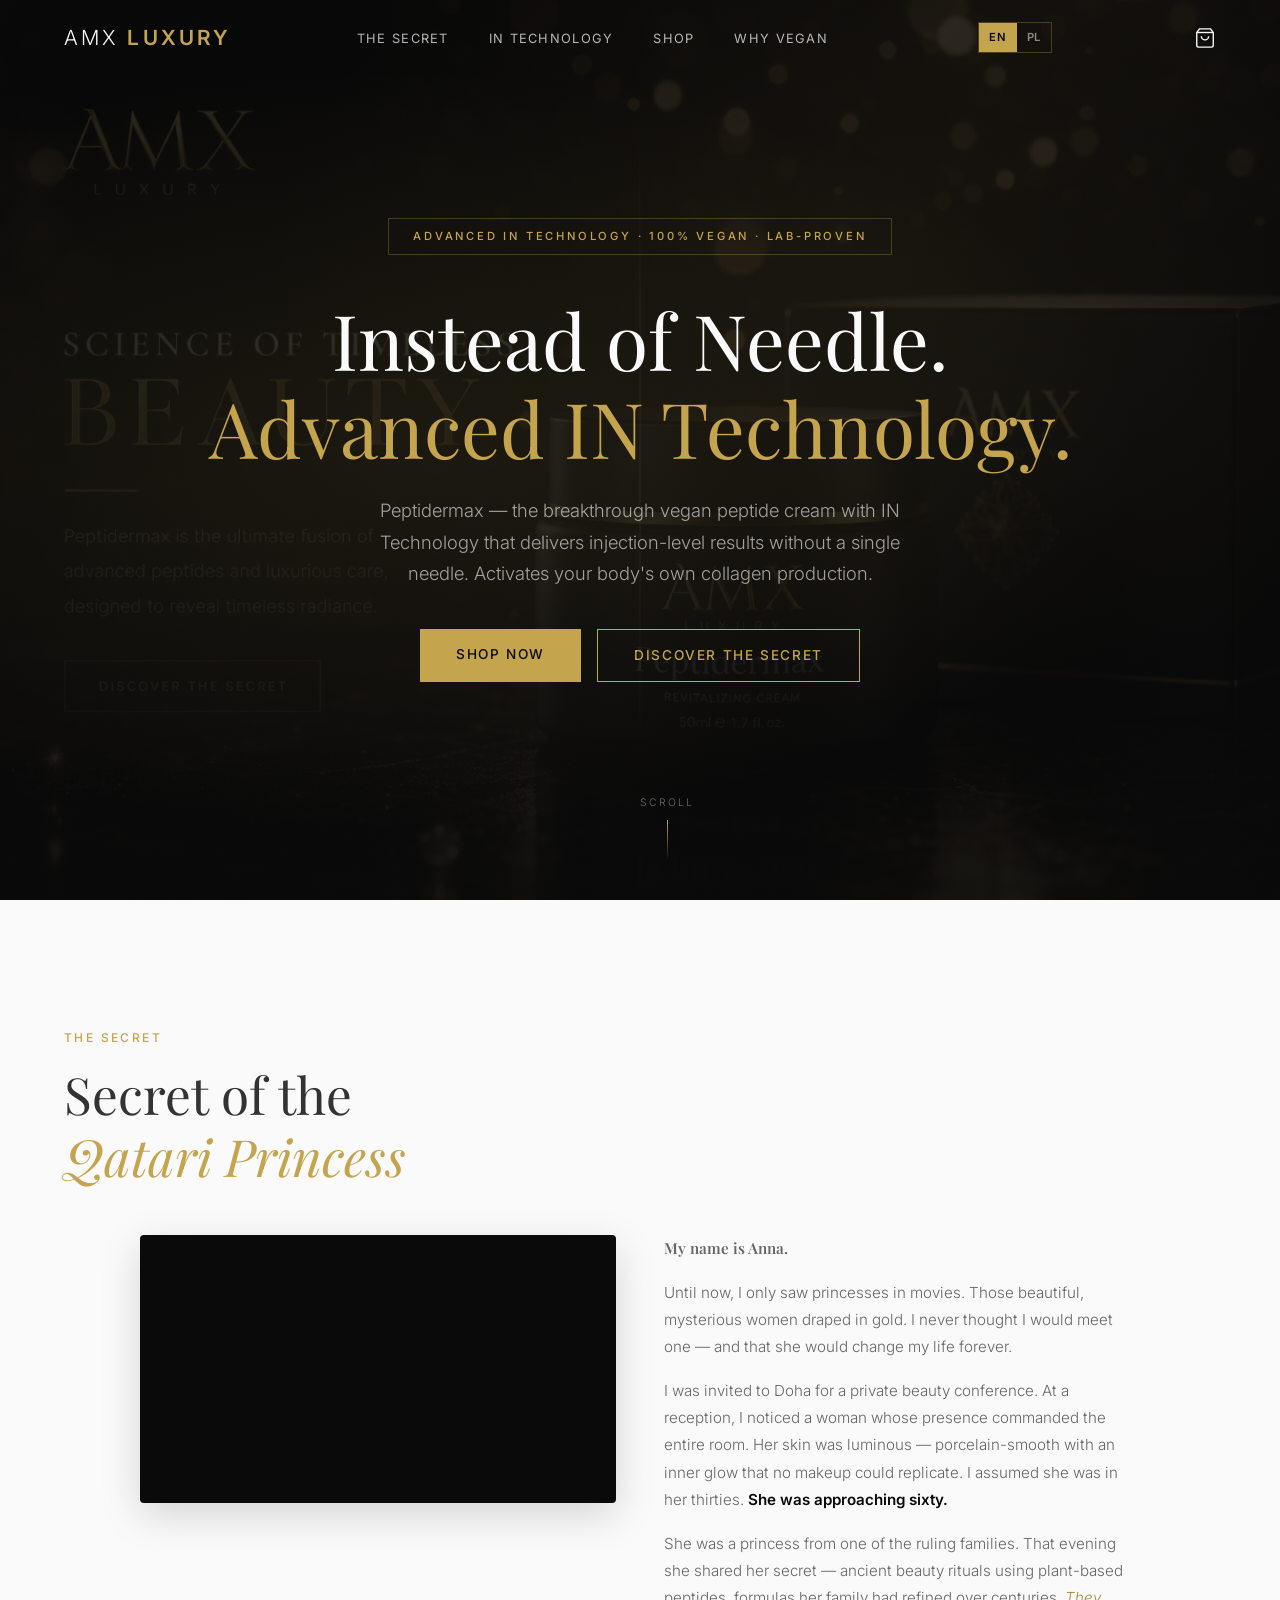
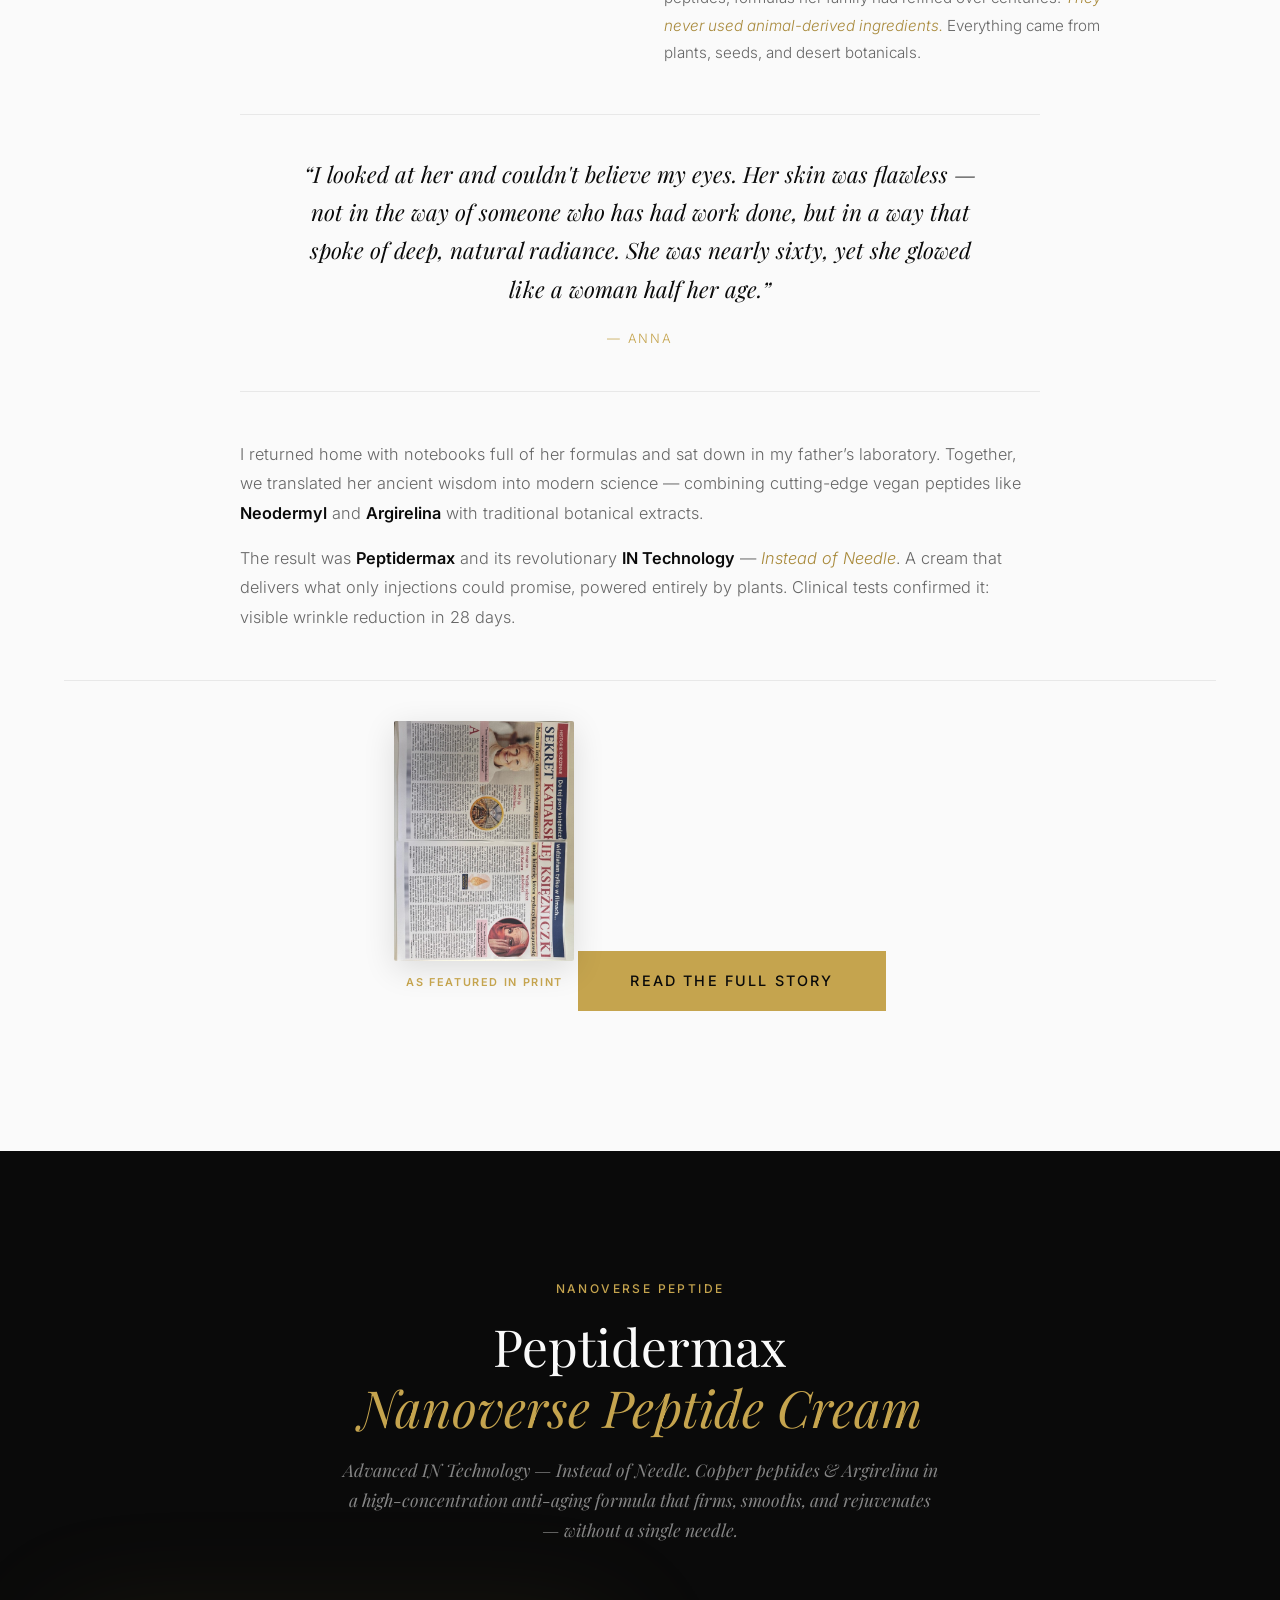
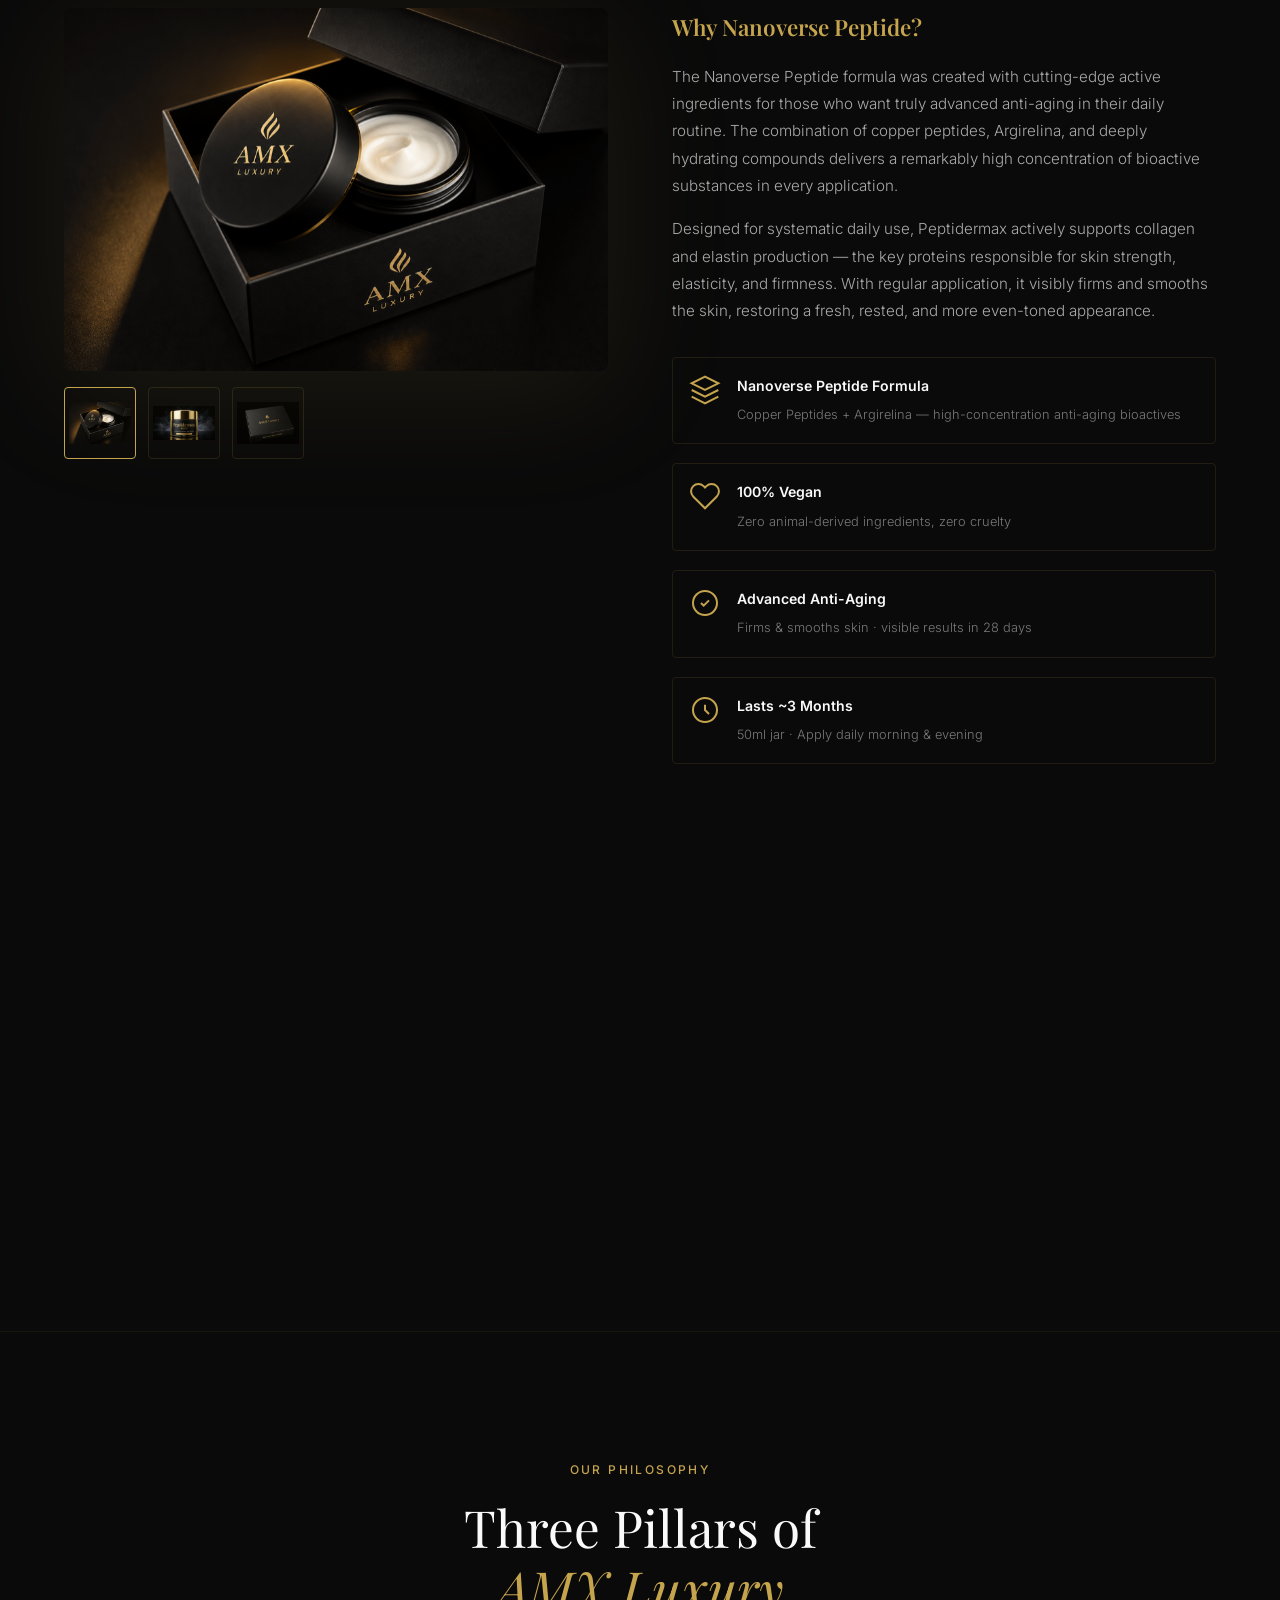
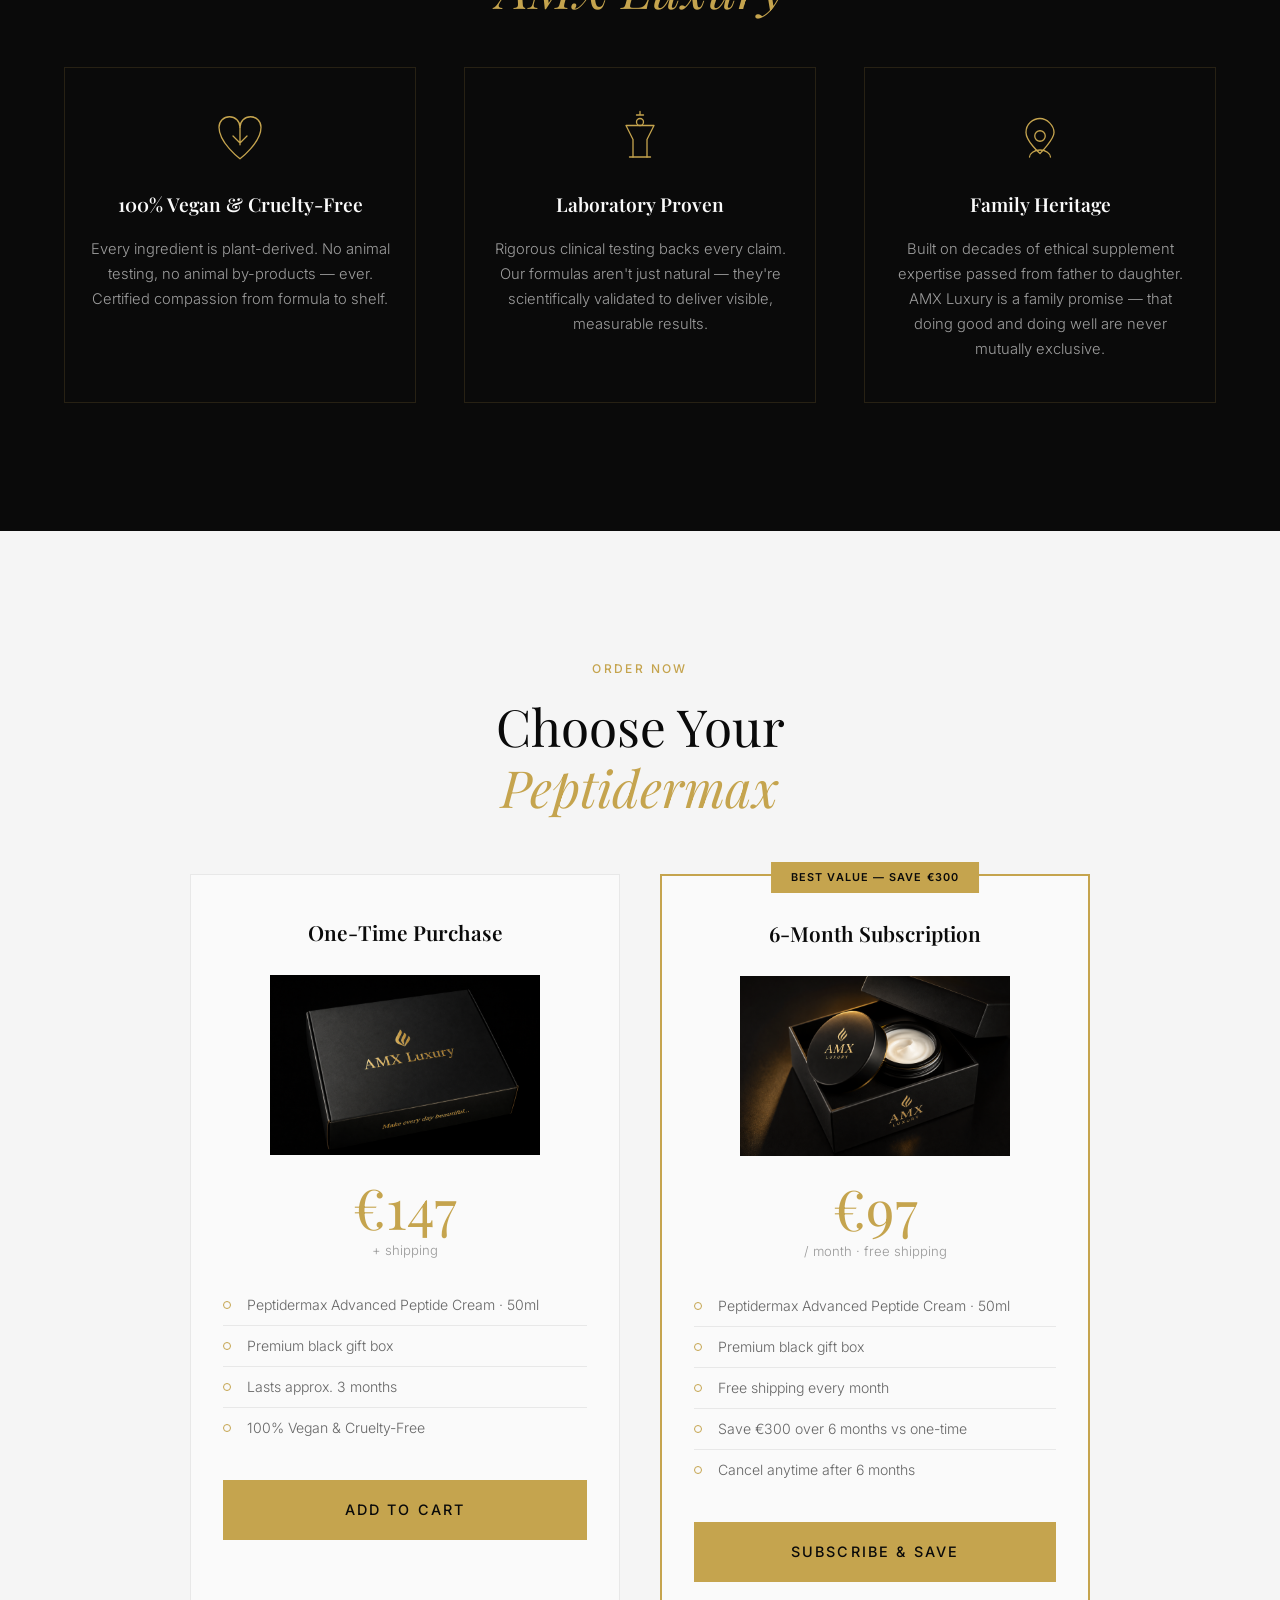
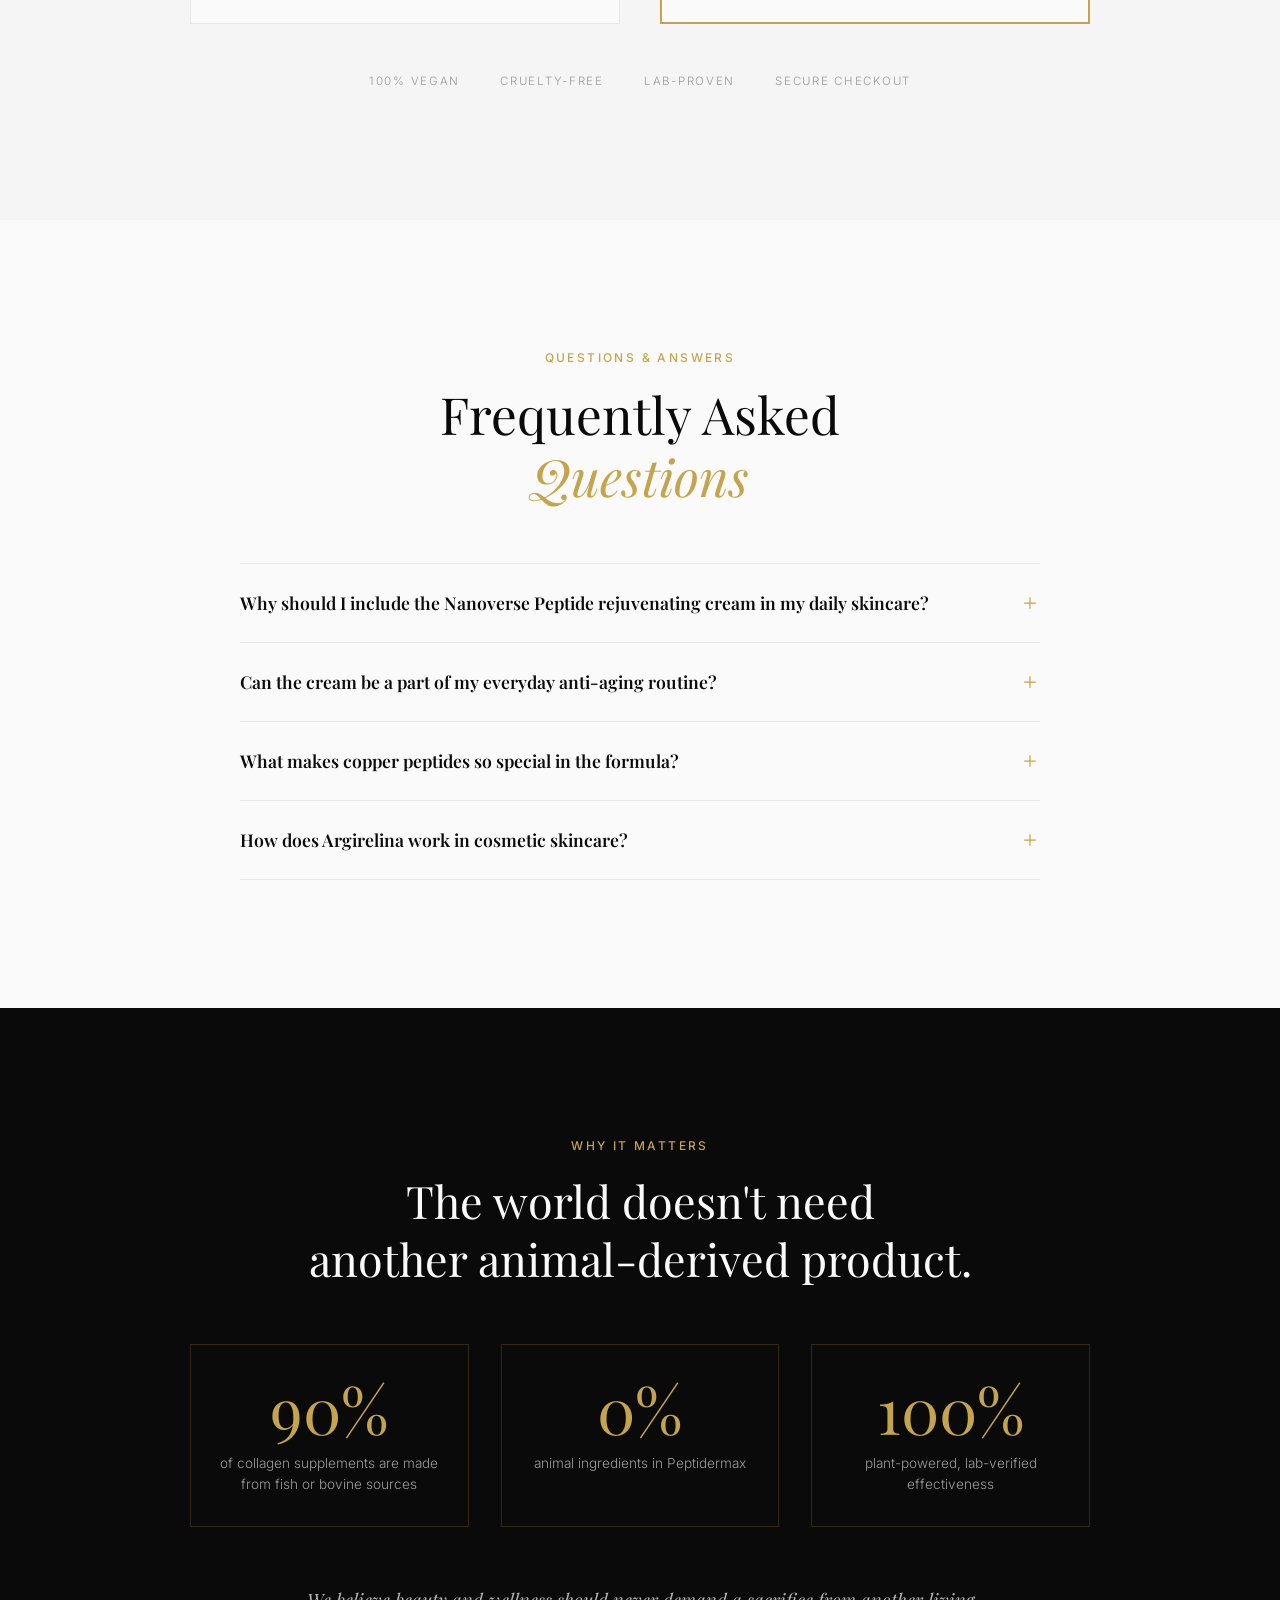
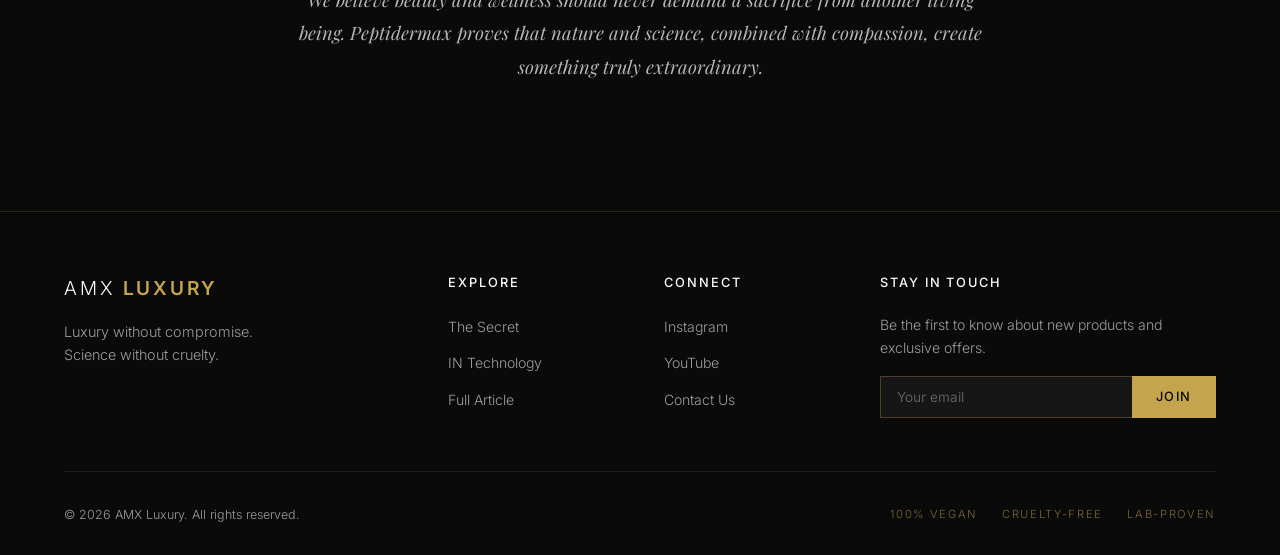
<file: index.html>
<!DOCTYPE html>
<html lang="en">
<head>
  <meta charset="UTF-8">
  <meta name="viewport" content="width=device-width, initial-scale=1.0">
  <title>AMX Luxury — Peptidermax | Advanced IN Technology — Instead of Needle</title>
  <meta name="description" content="Peptidermax with Advanced IN Technology: Instead of Needle. Lab-proven vegan peptide cream that delivers injection-level results. 100% plant power, 0% suffering.">

  <link rel="icon" type="image/png" sizes="32x32" href="images/favicon-32.png">
  <link rel="icon" type="image/png" sizes="180x180" href="images/favicon.png">
  <link rel="apple-touch-icon" sizes="180x180" href="images/favicon.png">

  <meta property="og:type" content="website">
  <meta property="og:title" content="AMX Luxury — Peptidermax | IN Technology — Instead of Needle">
  <meta property="og:description" content="Advanced IN Technology: Instead of Needle. 100% plant-powered peptide cream — born from a royal secret, perfected by science.">
  <meta property="og:image" content="https://science108.github.io/amx_cream/images/og-image.jpg">
  <meta property="og:image:type" content="image/jpeg">
  <meta property="og:image:width" content="1200">
  <meta property="og:image:height" content="630">
  <meta property="og:url" content="https://science108.github.io/amx_cream/">
  <meta property="og:site_name" content="AMX Luxury">

  <meta name="twitter:card" content="summary_large_image">
  <meta name="twitter:title" content="AMX Luxury — Peptidermax | IN Technology — Instead of Needle">
  <meta name="twitter:description" content="Advanced IN Technology: Instead of Needle. 100% plant-powered peptide cream.">
  <meta name="twitter:image" content="https://science108.github.io/amx_cream/images/og-image.jpg">

  <link rel="preconnect" href="https://fonts.googleapis.com">
  <link rel="preconnect" href="https://fonts.gstatic.com" crossorigin>
  <link href="https://fonts.googleapis.com/css2?family=Playfair+Display:ital,wght@0,400;0,600;0,700;1,400;1,600&family=Inter:wght@300;400;500;600&display=swap" rel="stylesheet">
  <link rel="stylesheet" href="css/style.css">
  <link rel="stylesheet" href="css/animations.css">
  <link rel="stylesheet" href="css/article.css">
  <link rel="stylesheet" href="css/cart.css">
</head>
<body>

  <!-- ========== NAVIGATION ========== -->
  <nav class="nav" id="nav">
    <div class="nav__inner">
      <a href="#hero" class="nav__logo">AMX <span>Luxury</span></a>
      <button class="nav__toggle" id="navToggle" aria-label="Toggle menu">
        <span></span><span></span><span></span>
      </button>
      <ul class="nav__links" id="navLinks">
        <li><a href="#story" data-i18n="nav.story">The Secret</a></li>
        <li><a href="#product" data-i18n="nav.product">IN Technology</a></li>
        <li><a href="#buy" data-i18n="nav.buy">Shop</a></li>
        <li><a href="#vegan" data-i18n="nav.vegan">Why Vegan</a></li>
      </ul>
      <div class="lang-switch">
        <button class="lang-switch__btn lang-switch__btn--active" data-lang="en">EN</button>
        <button class="lang-switch__btn" data-lang="pl">PL</button>
      </div>
      <button class="nav__cart-btn" aria-label="Cart">
        <svg viewBox="0 0 24 24" fill="none" stroke="currentColor" stroke-width="1.5"><path d="M6 2L3 6v14a2 2 0 0 0 2 2h14a2 2 0 0 0 2-2V6l-3-4z"/><line x1="3" y1="6" x2="21" y2="6"/><path d="M16 10a4 4 0 0 1-8 0"/></svg>
        <span class="nav__cart-count">0</span>
      </button>
    </div>
  </nav>

  <!-- ========== HERO ========== -->
  <section class="hero" id="hero">
    <div class="hero__bg">
      <img src="images/hero-banner.png" alt="Peptidermax cream in luxury black box" class="hero__bg-img">
    </div>
    <div class="hero__content reveal">
      <div class="hero__badge" data-i18n="hero.badge">Advanced IN Technology &middot; 100% Vegan &middot; Lab-Proven</div>
      <h1 class="hero__title">
        <span class="hero__title-line" data-i18n="hero.title1">Instead of Needle.</span>
        <span class="hero__title-line" data-i18n="hero.title2">Advanced IN Technology.</span>
      </h1>
      <p class="hero__subtitle" data-i18n="hero.subtitle">Peptidermax &mdash; the breakthrough vegan peptide cream with IN Technology that delivers injection-level results without a single needle. Activates your body's own collagen production.</p>
      <div class="hero__cta-group">
        <a href="#buy" class="btn btn--gold" data-i18n="hero.cta">Shop Now</a>
        <a href="#story" class="btn btn--outline" data-i18n="hero.cta2">Discover the Secret</a>
      </div>
    </div>
    <div class="hero__scroll">
      <span data-i18n="hero.scroll">Scroll</span>
      <div class="hero__scroll-line"></div>
    </div>
  </section>

  <!-- ========== THE SECRET — STORYTELLING ========== -->
  <section class="story" id="story">
    <div class="container">
      <div class="section-label reveal" data-i18n="story.label">The Secret</div>
      <h2 class="section-title reveal" data-i18n="story.title">Secret of the<br><em>Qatari Princess</em></h2>

      <div class="story__intro reveal">
        <div class="story__video">
          <div class="story__video-wrapper">
            <iframe
              src="https://www.youtube.com/embed/h8e0dtR2c5E"
              title="Anna — Secret of the Qatari Princess"
              frameborder="0"
              allow="accelerometer; autoplay; clipboard-write; encrypted-media; gyroscope; picture-in-picture"
              allowfullscreen
            ></iframe>
          </div>
        </div>
        <div class="story__intro-text">
          <p class="story__greeting" data-i18n="story.greeting">My name is Anna.</p>
          <p data-i18n="story.intro.p1">Until now, I only saw princesses in movies. Those beautiful, mysterious women draped in gold. I never thought I would meet one &mdash; and that she would change my life forever.</p>
          <p data-i18n="story.intro.p2">I was invited to Doha for a private beauty conference. At a reception, I noticed a woman whose presence commanded the entire room. Her skin was luminous &mdash; porcelain-smooth with an inner glow that no makeup could replicate. I assumed she was in her thirties. <strong>She was approaching sixty.</strong></p>
          <p data-i18n="story.intro.p3">She was a princess from one of the ruling families. That evening she shared her secret &mdash; ancient beauty rituals using plant-based peptides, formulas her family had refined over centuries. <em>They never used animal-derived ingredients.</em> Everything came from plants, seeds, and desert botanicals.</p>
        </div>
      </div>

      <div class="story__quote reveal">
        <blockquote data-i18n="story.quote1">&ldquo;I looked at her and couldn&rsquo;t believe my eyes. Her skin was flawless &mdash; not in the way of someone who has had work done, but in a way that spoke of deep, natural radiance. She was nearly sixty, yet she glowed like a woman half her age.&rdquo;</blockquote>
        <cite>&mdash; Anna</cite>
      </div>

      <div class="story__teaser reveal">
        <p data-i18n="story.teaser.p1">I returned home with notebooks full of her formulas and sat down in my father&rsquo;s laboratory. Together, we translated her ancient wisdom into modern science &mdash; combining cutting-edge vegan peptides like <strong>Neodermyl</strong> and <strong>Argirelina</strong> with traditional botanical extracts.</p>
        <p data-i18n="story.teaser.p2">The result was <strong>Peptidermax</strong> and its revolutionary <strong>IN Technology</strong> &mdash; <em>Instead of Needle</em>. A cream that delivers what only injections could promise, powered entirely by plants. Clinical tests confirmed it: visible wrinkle reduction in 28 days.</p>
      </div>

      <div class="story__cta reveal">
        <a href="articles/sekret-katarskiej-ksiezniczki.html" class="story__scan-link">
          <img src="images/magazine-scan.png" alt="Magazine article" class="story__scan-img">
          <span class="story__scan-badge" data-i18n="story.scan.badge">As Featured In Print</span>
        </a>
        <a href="articles/sekret-katarskiej-ksiezniczki.html" class="btn btn--gold btn--lg" data-i18n="story.cta">Read the Full Story</a>
      </div>
    </div>
  </section>

  <!-- ========== THE PRODUCT ========== -->
  <section class="product" id="product">
    <div class="container">
      <div class="product__header reveal">
        <div class="section-label" data-i18n="product.label">Nanoverse Peptide</div>
        <h2 class="section-title" data-i18n="product.title">Peptidermax<br><em>Nanoverse Peptide Cream</em></h2>
        <p class="product__subtitle" data-i18n="product.subtitle">Advanced IN Technology &mdash; Instead of Needle. Copper peptides &amp; Argirelina in a high-concentration anti-aging formula that firms, smooths, and rejuvenates &mdash; without a single needle.</p>
      </div>

      <div class="product__showcase">
        <div class="product__images reveal">
          <img src="images/hero-product.png" alt="Peptidermax cream in luxury box" class="product__main-img">
          <div class="product__thumbs">
            <img src="images/hero-product.png" alt="Product in box" class="product__thumb product__thumb--active" onclick="switchProductImage(this, 'images/hero-product.png')">
            <img src="images/peptidermax-cream.png" alt="Cream jar" class="product__thumb" onclick="switchProductImage(this, 'images/peptidermax-cream.png')">
            <img src="images/product-box.png" alt="Black gift box" class="product__thumb" onclick="switchProductImage(this, 'images/product-box.png')">
          </div>
        </div>

        <div class="product__details reveal">
          <div class="product__detail-block">
            <h3 data-i18n="product.why.title">Why Nanoverse Peptide?</h3>
            <p data-i18n="product.why.p1">The Nanoverse Peptide formula was created with cutting-edge active ingredients for those who want truly advanced anti-aging in their daily routine. The combination of copper peptides, Argirelina, and deeply hydrating compounds delivers a remarkably high concentration of bioactive substances in every application.</p>
            <p data-i18n="product.why.p2">Designed for systematic daily use, Peptidermax actively supports collagen and elastin production &mdash; the key proteins responsible for skin strength, elasticity, and firmness. With regular application, it visibly firms and smooths the skin, restoring a fresh, rested, and more even-toned appearance.</p>
          </div>

          <div class="product__benefits">
            <div class="product__benefit">
              <div class="product__benefit-icon">
                <svg viewBox="0 0 24 24" fill="none" stroke="currentColor" stroke-width="1.5"><path d="M12 2L2 7l10 5 10-5-10-5zM2 17l10 5 10-5M2 12l10 5 10-5"/></svg>
              </div>
              <div>
                <strong data-i18n="product.b1.title">Nanoverse Peptide Formula</strong>
                <span data-i18n="product.b1.text">Copper Peptides + Argirelina &mdash; high-concentration anti-aging bioactives</span>
              </div>
            </div>
            <div class="product__benefit">
              <div class="product__benefit-icon">
                <svg viewBox="0 0 24 24" fill="none" stroke="currentColor" stroke-width="1.5"><path d="M20.84 4.61a5.5 5.5 0 0 0-7.78 0L12 5.67l-1.06-1.06a5.5 5.5 0 0 0-7.78 7.78l1.06 1.06L12 21.23l7.78-7.78 1.06-1.06a5.5 5.5 0 0 0 0-7.78z"/></svg>
              </div>
              <div>
                <strong data-i18n="product.b2.title">100% Vegan</strong>
                <span data-i18n="product.b2.text">Zero animal-derived ingredients, zero cruelty</span>
              </div>
            </div>
            <div class="product__benefit">
              <div class="product__benefit-icon">
                <svg viewBox="0 0 24 24" fill="none" stroke="currentColor" stroke-width="1.5"><path d="M9 12l2 2 4-4m6 2a9 9 0 11-18 0 9 9 0 0118 0z"/></svg>
              </div>
              <div>
                <strong data-i18n="product.b3.title">Advanced Anti-Aging</strong>
                <span data-i18n="product.b3.text">Firms &amp; smooths skin &middot; visible results in 28 days</span>
              </div>
            </div>
            <div class="product__benefit">
              <div class="product__benefit-icon">
                <svg viewBox="0 0 24 24" fill="none" stroke="currentColor" stroke-width="1.5"><path d="M12 8v4l3 3m6-3a9 9 0 11-18 0 9 9 0 0118 0z"/></svg>
              </div>
              <div>
                <strong data-i18n="product.b4.title">Lasts ~3 Months</strong>
                <span data-i18n="product.b4.text">50ml jar &middot; Apply daily morning &amp; evening</span>
              </div>
            </div>
          </div>
        </div>
      </div>

      <!-- Ingredients -->
      <div class="product__ingredients reveal">
        <h3 class="product__ing-title" data-i18n="product.ing.title">Key Active Ingredients</h3>
        <div class="product__ing-grid">
          <div class="product__ing-card">
            <h4 data-i18n="product.ing.copper.title">Copper Peptides</h4>
            <p data-i18n="product.ing.copper">A prized active in modern anti-aging cosmetics. Copper peptides support daily skin care by helping maintain a fresh, rested, and more even appearance with systematic use. The foundation of our Nanoverse Peptide formula.</p>
          </div>
          <div class="product__ing-card">
            <h4>Argirelina&reg;</h4>
            <p data-i18n="product.ing.argi">Often called the &ldquo;cosmetic botox&rdquo; &mdash; Acetyl Hexapeptide-8 is one of the most popular anti-aging peptides in modern skincare. It supports skin care by reducing visible signs of fatigue, smoothing expression lines, and giving the skin a more refined, well-groomed look in your daily routine.</p>
          </div>
          <div class="product__ing-card">
            <h4>Neodermyl&reg;</h4>
            <p data-i18n="product.ing.neo">The core of our IN Technology &mdash; a bioactive peptide that stimulates collagen and elastin production. Delivers injection-level rejuvenation results without a single needle.</p>
          </div>
        </div>
      </div>
    </div>
  </section>

  <!-- ========== VALUES ========== -->
  <section class="values" id="values">
    <div class="container">
      <div class="section-label reveal" data-i18n="values.label">Our Philosophy</div>
      <h2 class="section-title reveal" data-i18n="values.title">Three Pillars of<br><em>AMX Luxury</em></h2>

      <div class="values__grid">
        <div class="values__card reveal">
          <div class="values__icon">
            <svg viewBox="0 0 64 64" fill="none" stroke="currentColor" stroke-width="1.5" stroke-linecap="round" stroke-linejoin="round">
              <path d="M32 58S8 40 8 22a12 12 0 0 1 24 0 12 12 0 0 1 24 0c0 18-24 36-24 36Z"/>
              <path d="M32 22v20M24 32l8 8 8-8"/>
            </svg>
          </div>
          <h3 data-i18n="values.v1.title">100% Vegan &amp; Cruelty-Free</h3>
          <p data-i18n="values.v1.text">Every ingredient is plant-derived. No animal testing, no animal by-products — ever. Certified compassion from formula to shelf.</p>
        </div>

        <div class="values__card reveal">
          <div class="values__icon">
            <svg viewBox="0 0 64 64" fill="none" stroke="currentColor" stroke-width="1.5" stroke-linecap="round" stroke-linejoin="round">
              <path d="M24 56V36l-8-16h32l-8 16v20"/>
              <path d="M20 56h24"/>
              <circle cx="32" cy="16" r="4"/>
              <path d="M28 8h8M32 4v4"/>
            </svg>
          </div>
          <h3 data-i18n="values.v2.title">Laboratory Proven</h3>
          <p data-i18n="values.v2.text">Rigorous clinical testing backs every claim. Our formulas aren't just natural — they're scientifically validated to deliver visible, measurable results.</p>
        </div>

        <div class="values__card reveal">
          <div class="values__icon">
            <svg viewBox="0 0 64 64" fill="none" stroke="currentColor" stroke-width="1.5" stroke-linecap="round" stroke-linejoin="round">
              <path d="M32 12c-8 0-16 6-16 16s16 24 16 24 16-16 16-24-8-16-16-16Z"/>
              <path d="M20 56c0-4 5.4-8 12-8s12 4 12 8"/>
              <circle cx="32" cy="32" r="6"/>
            </svg>
          </div>
          <h3 data-i18n="values.v3.title">Family Heritage</h3>
          <p data-i18n="values.v3.text">Built on decades of ethical supplement expertise passed from father to daughter. AMX Luxury is a family promise — that doing good and doing well are never mutually exclusive.</p>
        </div>
      </div>
    </div>
  </section>

  <!-- ========== BUY / PRICING ========== -->
  <section class="buy" id="buy">
    <div class="container">
      <div class="buy__header reveal">
        <div class="section-label" data-i18n="buy.label">Order Now</div>
        <h2 class="section-title" data-i18n="buy.title">Choose Your<br><em>Peptidermax</em></h2>
      </div>

      <div class="buy__grid">
        <!-- One-time -->
        <div class="buy__card reveal">
          <div class="buy__card-header">
            <h3 data-i18n="buy.onetime.title">One-Time Purchase</h3>
          </div>
          <div class="buy__card-img">
            <img src="images/product-box.png" alt="Peptidermax in gift box">
          </div>
          <div class="buy__card-price">
            <span class="buy__price">&euro;147</span>
            <span class="buy__price-sub" data-i18n="buy.onetime.note">+ shipping</span>
          </div>
          <ul class="buy__card-features">
            <li data-i18n="buy.feat.cream">Peptidermax Advanced Peptide Cream &middot; 50ml</li>
            <li data-i18n="buy.feat.box">Premium black gift box</li>
            <li data-i18n="buy.feat.3mo">Lasts approx. 3 months</li>
            <li data-i18n="buy.feat.vegan">100% Vegan &amp; Cruelty-Free</li>
          </ul>
          <button class="btn btn--gold btn--lg btn--full" data-checkout="cream-onetime" data-i18n="buy.cta.add">Add to Cart</button>
        </div>

        <!-- Subscription -->
        <div class="buy__card buy__card--highlight reveal">
          <div class="buy__card-badge" data-i18n="buy.sub.badge">Best Value &mdash; Save &euro;300</div>
          <div class="buy__card-header">
            <h3 data-i18n="buy.sub.title">6-Month Subscription</h3>
          </div>
          <div class="buy__card-img">
            <img src="images/hero-product.png" alt="Peptidermax cream">
          </div>
          <div class="buy__card-price">
            <span class="buy__price">&euro;97</span>
            <span class="buy__price-sub" data-i18n="buy.sub.note">/ month &middot; free shipping</span>
          </div>
          <ul class="buy__card-features">
            <li data-i18n="buy.feat.cream">Peptidermax Advanced Peptide Cream &middot; 50ml</li>
            <li data-i18n="buy.feat.box">Premium black gift box</li>
            <li data-i18n="buy.feat.freeship">Free shipping every month</li>
            <li data-i18n="buy.feat.save">Save &euro;300 over 6 months vs one-time</li>
            <li data-i18n="buy.feat.cancel">Cancel anytime after 6 months</li>
          </ul>
          <button class="btn btn--gold btn--lg btn--full" data-checkout="cream-sub" data-i18n="buy.cta.subscribe">Subscribe &amp; Save</button>
        </div>
      </div>

      <div class="buy__trust reveal">
        <span data-i18n="trust.vegan">100% Vegan</span>
        <span data-i18n="trust.cruelty">Cruelty-Free</span>
        <span data-i18n="trust.lab">Lab-Proven</span>
        <span data-i18n="trust.secure">Secure Checkout</span>
      </div>
    </div>
  </section>

  <!-- ========== FAQ ========== -->
  <section class="faq" id="faq">
    <div class="container">
      <div class="faq__header reveal">
        <div class="section-label" data-i18n="faq.label">Questions &amp; Answers</div>
        <h2 class="section-title" data-i18n="faq.title">Frequently Asked<br><em>Questions</em></h2>
      </div>

      <div class="faq__list">
        <div class="faq__item reveal">
          <button class="faq__question" aria-expanded="false">
            <span data-i18n="faq.q1">Why should I include the Nanoverse Peptide rejuvenating cream in my daily skincare?</span>
            <svg class="faq__icon" viewBox="0 0 24 24" fill="none" stroke="currentColor" stroke-width="1.5"><path d="M12 5v14M5 12h14"/></svg>
          </button>
          <div class="faq__answer">
            <p data-i18n="faq.a1">The formula is built on modern active ingredients and designed for those who want a high-performance product in their daily routine. The combination of copper peptides, Argirelina, and hydrating compounds delivers a remarkably high concentration of bioactive substances &mdash; making it a standout in advanced anti-aging care.</p>
          </div>
        </div>

        <div class="faq__item reveal">
          <button class="faq__question" aria-expanded="false">
            <span data-i18n="faq.q2">Can the cream be a part of my everyday anti-aging routine?</span>
            <svg class="faq__icon" viewBox="0 0 24 24" fill="none" stroke="currentColor" stroke-width="1.5"><path d="M12 5v14M5 12h14"/></svg>
          </button>
          <div class="faq__answer">
            <p data-i18n="faq.a2">Absolutely. Peptidermax was specifically designed as a product for systematic daily use by adults who want to care for the appearance and comfort of their skin as part of an everyday skincare ritual. Apply morning and evening for optimal results.</p>
          </div>
        </div>

        <div class="faq__item reveal">
          <button class="faq__question" aria-expanded="false">
            <span data-i18n="faq.q3">What makes copper peptides so special in the formula?</span>
            <svg class="faq__icon" viewBox="0 0 24 24" fill="none" stroke="currentColor" stroke-width="1.5"><path d="M12 5v14M5 12h14"/></svg>
          </button>
          <div class="faq__answer">
            <p data-i18n="faq.a3">Copper peptides are among the most valued ingredients in modern anti-aging cosmetics. They support daily skin care by helping maintain a fresh, rested, and more even-toned appearance with consistent use &mdash; a cornerstone of the Nanoverse Peptide philosophy.</p>
          </div>
        </div>

        <div class="faq__item reveal">
          <button class="faq__question" aria-expanded="false">
            <span data-i18n="faq.q4">How does Argirelina work in cosmetic skincare?</span>
            <svg class="faq__icon" viewBox="0 0 24 24" fill="none" stroke="currentColor" stroke-width="1.5"><path d="M12 5v14M5 12h14"/></svg>
          </button>
          <div class="faq__answer">
            <p data-i18n="faq.a4">Argirelina is one of the most popular ingredients in anti-aging cosmetics, often referred to as the &ldquo;cosmetic botox.&rdquo; It supports skin care by helping reduce the visible signs of fatigue and giving the skin a smoother, more refined appearance as part of your daily routine &mdash; all without needles or invasive procedures.</p>
          </div>
        </div>
      </div>
    </div>
  </section>

  <!-- ========== WHY VEGAN ========== -->
  <section class="vegan" id="vegan">
    <div class="container">
      <div class="vegan__content reveal">
        <div class="section-label" data-i18n="vegan.label">Why It Matters</div>
        <h2 class="vegan__title" data-i18n="vegan.title">The world doesn't need<br>another animal-derived product.</h2>
        <div class="vegan__stats">
          <div class="vegan__stat">
            <span class="vegan__stat-number">90%</span>
            <span class="vegan__stat-label" data-i18n="vegan.stat1.label">of collagen supplements are made from fish or bovine sources</span>
          </div>
          <div class="vegan__stat">
            <span class="vegan__stat-number">0%</span>
            <span class="vegan__stat-label" data-i18n="vegan.stat2.label">animal ingredients in Peptidermax</span>
          </div>
          <div class="vegan__stat">
            <span class="vegan__stat-number">100%</span>
            <span class="vegan__stat-label" data-i18n="vegan.stat3.label">plant-powered, lab-verified effectiveness</span>
          </div>
        </div>
        <p class="vegan__statement" data-i18n="vegan.statement">We believe beauty and wellness should never demand a sacrifice from another living being. Peptidermax proves that nature and science, combined with compassion, create something truly extraordinary.</p>
      </div>
    </div>
  </section>

  <!-- ========== FOOTER ========== -->
  <footer class="footer" id="footer">
    <div class="container">
      <div class="footer__grid">
        <div class="footer__brand">
          <a href="#hero" class="footer__logo">AMX <span>Luxury</span></a>
          <p data-i18n="footer.tagline">Luxury without compromise.<br>Science without cruelty.</p>
        </div>

        <div class="footer__links">
          <h4 data-i18n="footer.explore">Explore</h4>
          <ul>
            <li><a href="#story" data-i18n="nav.story">The Secret</a></li>
            <li><a href="#product" data-i18n="nav.product">IN Technology</a></li>
            <li><a href="articles/sekret-katarskiej-ksiezniczki.html" data-i18n="nav.fullstory">Full Article</a></li>
          </ul>
        </div>

        <div class="footer__links">
          <h4 data-i18n="footer.connect">Connect</h4>
          <ul>
            <li><a href="#">Instagram</a></li>
            <li><a href="#">YouTube</a></li>
            <li><a href="#" data-i18n="footer.contact">Contact Us</a></li>
          </ul>
        </div>

        <div class="footer__newsletter">
          <h4 data-i18n="footer.newsletter">Stay in Touch</h4>
          <p data-i18n="footer.nl.text">Be the first to know about new products and exclusive offers.</p>
          <form class="footer__form" onsubmit="return false;">
            <input type="email" placeholder="Your email" aria-label="Email address" required data-i18n-ph="footer.nl.ph">
            <button type="submit" class="btn btn--gold btn--sm" data-i18n="footer.nl.btn">Join</button>
          </form>
        </div>
      </div>

      <div class="footer__bottom">
        <p data-i18n="footer.copy">&copy; 2026 AMX Luxury. All rights reserved.</p>
        <div class="footer__badges">
          <span data-i18n="trust.vegan">Vegan</span>
          <span data-i18n="trust.cruelty">Cruelty-Free</span>
          <span data-i18n="trust.lab">Lab-Proven</span>
        </div>
      </div>
    </div>
  </footer>

  <script src="js/main.js"></script>
  <script src="js/i18n.js"></script>
  <script src="js/cart.js"></script>
</body>
</html>
</file>
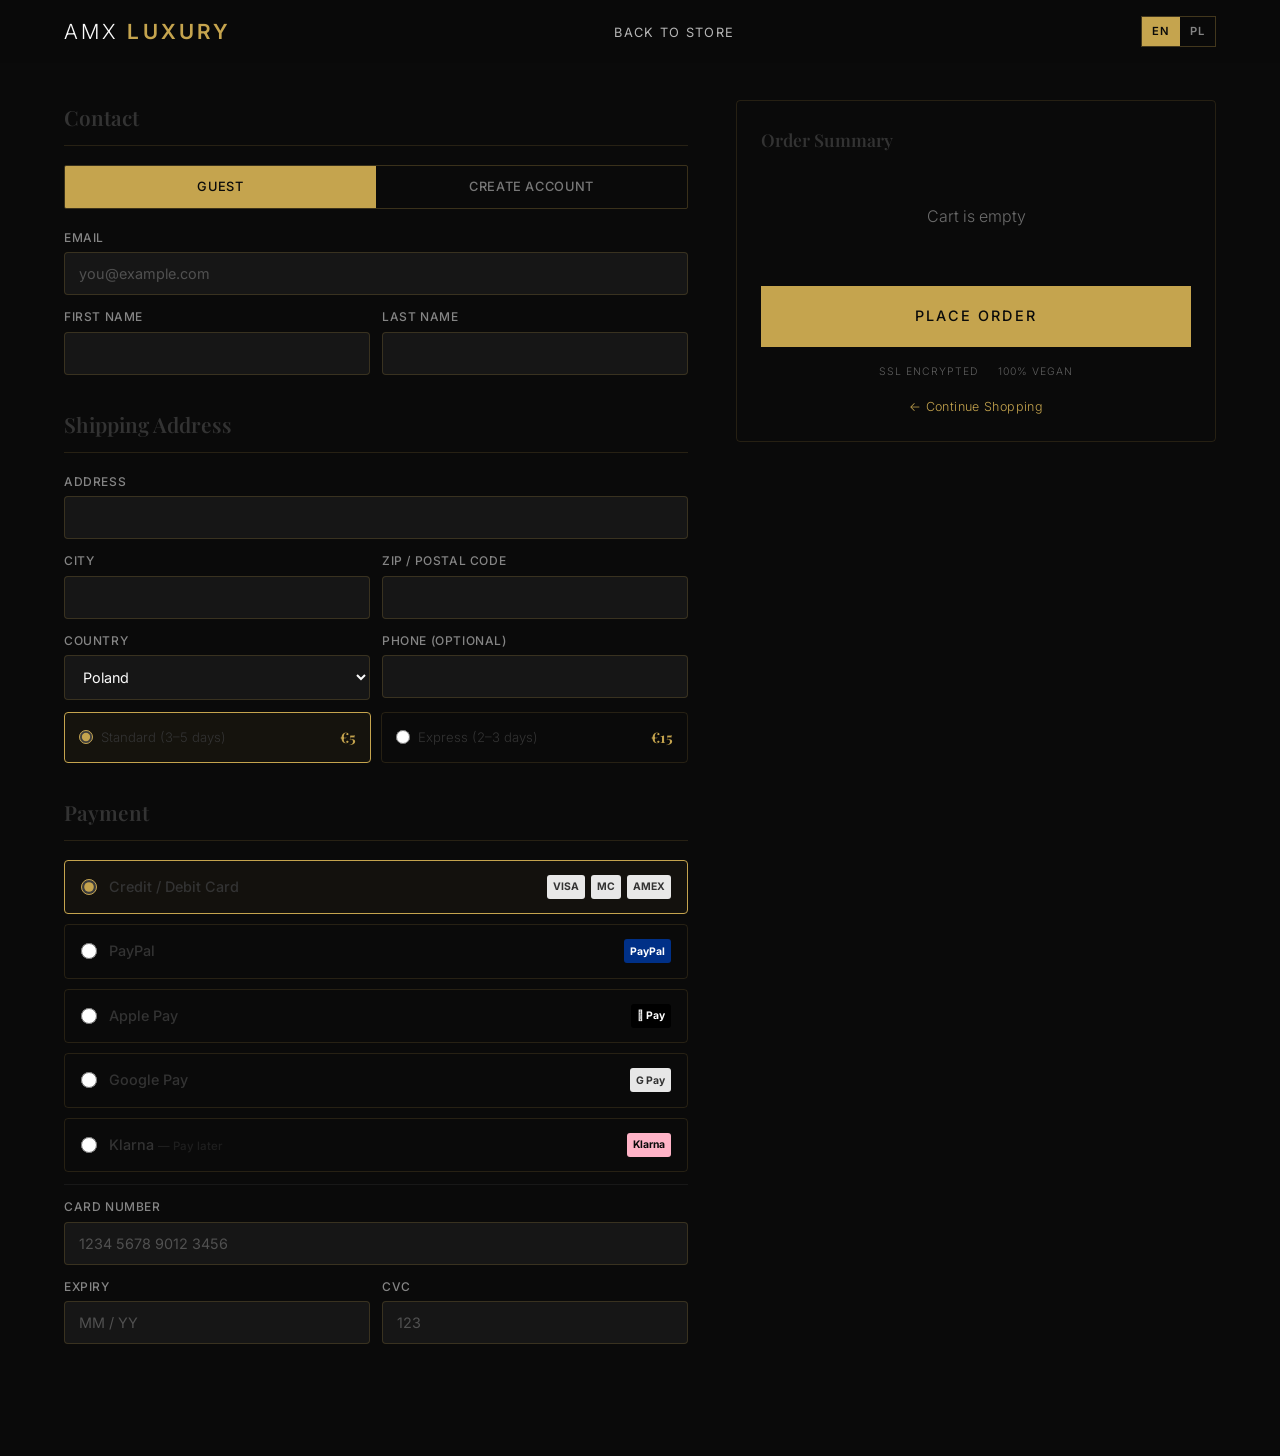
<file: checkout.html>
<!DOCTYPE html>
<html lang="en">
<head>
  <meta charset="UTF-8">
  <meta name="viewport" content="width=device-width, initial-scale=1.0">
  <title>Checkout — AMX Luxury</title>
  <link rel="icon" type="image/png" sizes="32x32" href="images/favicon-32.png">
  <link rel="apple-touch-icon" sizes="180x180" href="images/favicon.png">
  <link rel="preconnect" href="https://fonts.googleapis.com">
  <link rel="preconnect" href="https://fonts.gstatic.com" crossorigin>
  <link href="https://fonts.googleapis.com/css2?family=Playfair+Display:ital,wght@0,400;0,600;0,700;1,400;1,600&family=Inter:wght@300;400;500;600&display=swap" rel="stylesheet">
  <link rel="stylesheet" href="css/style.css">
  <link rel="stylesheet" href="css/cart.css">
</head>
<body class="page--dark">

  <nav class="nav nav--scrolled">
    <div class="nav__inner">
      <a href="index.html" class="nav__logo">AMX <span>Luxury</span></a>
      <ul class="nav__links" id="navLinks">
        <li><a href="index.html">Back to Store</a></li>
      </ul>
      <div class="lang-switch">
        <button class="lang-switch__btn lang-switch__btn--active" data-lang="en">EN</button>
        <button class="lang-switch__btn" data-lang="pl">PL</button>
      </div>
    </div>
  </nav>

  <section class="checkout">
    <div class="container">
      <div class="checkout__grid">
        <div class="checkout__forms" id="checkoutForms">

          <div class="checkout__form-section">
            <h2 id="coSec1">Contact</h2>
            <div class="checkout__account-toggle" id="accountToggle">
              <button class="toggle-btn toggle-btn--active" data-mode="guest" id="btnGuest">Guest</button>
              <button class="toggle-btn" data-mode="account" id="btnAccount">Create Account</button>
            </div>
            <div class="form-row form-row--full">
              <div class="form-field">
                <label for="email">Email</label>
                <input type="email" id="email" placeholder="you@example.com" required>
              </div>
            </div>
            <div class="checkout__pass-row" id="passRow">
              <p class="checkout__pass-hint" id="passHint">Save your details for faster checkout next time.</p>
              <div class="form-row">
                <div class="form-field">
                  <label for="password" id="coLblPass">Password</label>
                  <input type="password" id="password" placeholder="Min. 8 characters" minlength="8">
                </div>
                <div class="form-field">
                  <label for="passwordConfirm" id="coLblPassConfirm">Confirm password</label>
                  <input type="password" id="passwordConfirm" placeholder="">
                </div>
              </div>
            </div>
            <div class="form-row">
              <div class="form-field">
                <label for="fname" id="coLblFirst">First name</label>
                <input type="text" id="fname" required>
              </div>
              <div class="form-field">
                <label for="lname" id="coLblLast">Last name</label>
                <input type="text" id="lname" required>
              </div>
            </div>
          </div>

          <div class="checkout__form-section">
            <h2 id="coSec2">Shipping Address</h2>
            <div class="form-row form-row--full">
              <div class="form-field">
                <label for="address" id="coLblAddr">Address</label>
                <input type="text" id="address" required>
              </div>
            </div>
            <div class="form-row">
              <div class="form-field">
                <label for="city" id="coLblCity">City</label>
                <input type="text" id="city" required>
              </div>
              <div class="form-field">
                <label for="zip" id="coLblZip">ZIP / Postal code</label>
                <input type="text" id="zip" required>
              </div>
            </div>
            <div class="form-row">
              <div class="form-field">
                <label for="country" id="coLblCountry">Country</label>
                <select id="country">
                  <optgroup label="Poland" id="ogPoland">
                    <option value="PL" selected>Poland</option>
                  </optgroup>
                  <optgroup label="Europe" id="ogEurope">
                    <option value="DE">Germany</option>
                    <option value="NL">Netherlands</option>
                    <option value="FR">France</option>
                    <option value="AT">Austria</option>
                    <option value="BE">Belgium</option>
                    <option value="IT">Italy</option>
                    <option value="ES">Spain</option>
                    <option value="PT">Portugal</option>
                    <option value="GB">United Kingdom</option>
                    <option value="CH">Switzerland</option>
                    <option value="SE">Sweden</option>
                    <option value="DK">Denmark</option>
                    <option value="NO">Norway</option>
                    <option value="FI">Finland</option>
                    <option value="IE">Ireland</option>
                    <option value="CZ">Czech Republic</option>
                    <option value="HU">Hungary</option>
                    <option value="GR">Greece</option>
                    <option value="RO">Romania</option>
                    <option value="BG">Bulgaria</option>
                    <option value="HR">Croatia</option>
                    <option value="SK">Slovakia</option>
                    <option value="LT">Lithuania</option>
                    <option value="LV">Latvia</option>
                    <option value="EE">Estonia</option>
                    <option value="SI">Slovenia</option>
                    <option value="LU">Luxembourg</option>
                  </optgroup>
                  <optgroup label="Rest of World" id="ogWorld">
                    <option value="US">United States</option>
                    <option value="MX">Mexico</option>
                    <option value="IN">India</option>
                    <option value="PK">Pakistan</option>
                    <option value="SA">Saudi Arabia</option>
                    <option value="AE">United Arab Emirates</option>
                    <option value="ZA">South Africa</option>
                    <option value="NG">Nigeria</option>
                    <option value="OTHER">Other</option>
                  </optgroup>
                </select>
              </div>
              <div class="form-field">
                <label for="phone" id="coLblPhone">Phone (optional)</label>
                <input type="tel" id="phone">
              </div>
            </div>
            <div class="shipping-option" id="shippingOption" style="display:none">
              <label class="shipping-option__label">
                <input type="radio" name="shippingSpeed" value="standard" checked>
                <span id="shipStdLabel">Standard (3-5 days)</span>
                <strong id="shipStdPrice"></strong>
              </label>
              <label class="shipping-option__label">
                <input type="radio" name="shippingSpeed" value="express">
                <span id="shipExpLabel">Express (2-3 days)</span>
                <strong id="shipExpPrice"></strong>
              </label>
            </div>
          </div>

          <div class="checkout__form-section">
            <h2 id="coSec3">Payment</h2>
            <div class="pay-methods" id="payMethods">
              <label class="pay-method pay-method--selected">
                <input type="radio" name="payment" value="card" checked>
                <span class="pay-method__label" id="pmCard">Credit / Debit Card</span>
                <span class="pay-method__icons">
                  <span class="pay-method__icon">VISA</span>
                  <span class="pay-method__icon">MC</span>
                  <span class="pay-method__icon">AMEX</span>
                </span>
              </label>
              <label class="pay-method">
                <input type="radio" name="payment" value="paypal">
                <span class="pay-method__label">PayPal</span>
                <span class="pay-method__icons"><span class="pay-method__icon" style="background:#003087;color:#fff">PayPal</span></span>
              </label>
              <label class="pay-method">
                <input type="radio" name="payment" value="applepay">
                <span class="pay-method__label">Apple Pay</span>
                <span class="pay-method__icons"><span class="pay-method__icon" style="background:#000;color:#fff">&#63743; Pay</span></span>
              </label>
              <label class="pay-method">
                <input type="radio" name="payment" value="googlepay">
                <span class="pay-method__label">Google Pay</span>
                <span class="pay-method__icons"><span class="pay-method__icon">G Pay</span></span>
              </label>
              <label class="pay-method">
                <input type="radio" name="payment" value="klarna">
                <span class="pay-method__label">Klarna <span style="font-size:0.72rem;opacity:0.5">— Pay later</span></span>
                <span class="pay-method__icons"><span class="pay-method__icon" style="background:#FFB3C7;color:#0A0A0A">Klarna</span></span>
              </label>
            </div>
            <div class="card-fields" id="cardFields">
              <div class="form-row form-row--full">
                <div class="form-field">
                  <label for="cardNumber" id="coLblCardNum">Card number</label>
                  <input type="text" id="cardNumber" placeholder="1234 5678 9012 3456" maxlength="19">
                </div>
              </div>
              <div class="form-row">
                <div class="form-field">
                  <label for="cardExpiry" id="coLblExp">Expiry</label>
                  <input type="text" id="cardExpiry" placeholder="MM / YY" maxlength="7">
                </div>
                <div class="form-field">
                  <label for="cardCvc">CVC</label>
                  <input type="text" id="cardCvc" placeholder="123" maxlength="4">
                </div>
              </div>
            </div>
          </div>
        </div>

        <div class="checkout__summary" id="checkoutSummary">
          <h3 id="coSumTitle">Order Summary</h3>
          <div id="summaryItems"></div>
          <div id="summaryTotals"></div>
          <div class="checkout__place-btn">
            <button class="btn btn--gold btn--lg btn--full" id="placeOrderBtn">Place Order</button>
          </div>
          <div class="checkout__free-hint" id="freeShipHint" style="display:none"></div>
          <div class="checkout__badges">
            <span>SSL Encrypted</span>
            <span>100% Vegan</span>
          </div>
          <a href="index.html" class="checkout__continue" id="continueLink">&larr; Continue Shopping</a>
        </div>
      </div>
    </div>
  </section>

  <div class="order-success" id="orderSuccess">
    <div class="order-success__inner">
      <div class="order-success__check">
        <svg viewBox="0 0 24 24" fill="none" stroke="currentColor" stroke-width="2"><path d="M20 6 9 17l-5-5"/></svg>
      </div>
      <h2 id="successTitle">Thank You!</h2>
      <p id="successText">Your order has been placed successfully. A confirmation email will be sent shortly.</p>
      <a href="index.html" class="btn btn--gold" id="successBtn">Back to Home</a>
    </div>
  </div>

  <script src="js/i18n.js"></script>
  <script src="js/cart.js"></script>
  <script>
  (function () {
    'use strict';

    function lang() { return localStorage.getItem('amx_lang') || 'en'; }
    function t(en, pl) { return lang() === 'pl' ? pl : en; }

    var EU_CODES = ['DE','NL','FR','AT','BE','IT','ES','PT','GB','CH','SE','DK',
      'NO','FI','IE','CZ','HU','GR','RO','BG','HR','SK','LT','LV','EE','SI','LU'];
    var FREE_THRESHOLD = 200;

    function getZone(code) {
      if (code === 'PL') return 'poland';
      if (EU_CODES.indexOf(code) !== -1) return 'europe';
      return 'world';
    }
    function zoneStandard(zone) {
      if (zone === 'poland') return 5;
      if (zone === 'europe') return 10;
      return 25;
    }
    function calcShipping(subtotal, hasSub, countryCode, isExpress) {
      if (hasSub) return 0;
      if (subtotal >= FREE_THRESHOLD) return 0;
      var zone = getZone(countryCode);
      if (isExpress && zone === 'poland') return 15;
      return zoneStandard(zone);
    }

    var shippingOptionEl = document.getElementById('shippingOption');
    var countryEl = document.getElementById('country');

    function updateShippingToggle() {
      var zone = getZone(countryEl.value);
      shippingOptionEl.style.display = zone === 'poland' ? 'flex' : 'none';
      document.getElementById('shipStdPrice').textContent = '\u20AC5';
      document.getElementById('shipExpPrice').textContent = '\u20AC15';
      document.getElementById('shipStdLabel').textContent = t('Standard (3\u20135 days)', 'Standardowa (3\u20135 dni)');
      document.getElementById('shipExpLabel').textContent = t('Express (2\u20133 days)', 'Ekspres (2\u20133 dni)');
    }

    function getSelectedSpeed() {
      var radios = document.querySelectorAll('input[name="shippingSpeed"]');
      for (var i = 0; i < radios.length; i++) { if (radios[i].checked) return radios[i].value; }
      return 'standard';
    }

    countryEl.addEventListener('change', function () { updateShippingToggle(); renderSummary(); });
    shippingOptionEl.addEventListener('change', function () { renderSummary(); });

    function renderSummary() {
      var cart = AMX_getCart();
      var P = AMX_PRODUCTS;
      var itemsEl = document.getElementById('summaryItems');
      var totalsEl = document.getElementById('summaryTotals');
      var hintEl = document.getElementById('freeShipHint');

      if (cart.length === 0) {
        itemsEl.innerHTML = '<p style="color:rgba(255,255,255,0.4);padding:2rem 0;text-align:center">' + t('Cart is empty', 'Koszyk jest pusty') + '</p>';
        totalsEl.innerHTML = '';
        hintEl.style.display = 'none';
        return;
      }

      var html = '';
      var subtotal = 0;
      cart.forEach(function (item) {
        var p = P[item.productId];
        if (!p) return;
        var price = item.isSub ? p.priceSub : p.price;
        var lineTotal = price * item.qty;
        subtotal += lineTotal;
        var pName = lang() === 'pl' ? p.namePl : p.name;
        html +=
          '<div class="summary-item">' +
            '<img src="' + p.img + '" alt="" class="summary-item__img">' +
            '<div class="summary-item__info">' +
              '<strong>' + pName + '</strong>' +
              '<span>' + (item.isSub ? t('6-mo subscription', 'Subskrypcja 6-mies.') : t('One-time', 'Jednorazowo')) + '</span>' +
              '<div class="summary-item__controls">' +
                '<button class="summary-item__qty-btn" data-key="' + item.key + '" data-delta="-1">&minus;</button>' +
                '<span>' + item.qty + '</span>' +
                '<button class="summary-item__qty-btn" data-key="' + item.key + '" data-delta="1">+</button>' +
              '</div>' +
            '</div>' +
            '<div class="summary-item__right">' +
              '<span class="summary-item__price">&euro;' + lineTotal + '</span>' +
              '<button class="summary-item__remove" data-remove="' + item.key + '" aria-label="Remove">&times;</button>' +
            '</div>' +
          '</div>';
      });
      itemsEl.innerHTML = html;

      itemsEl.querySelectorAll('.summary-item__qty-btn').forEach(function (btn) {
        btn.addEventListener('click', function () {
          AMX_updateQty(btn.getAttribute('data-key'), parseInt(btn.getAttribute('data-delta')));
          renderSummary();
        });
      });
      itemsEl.querySelectorAll('.summary-item__remove').forEach(function (btn) {
        btn.addEventListener('click', function () {
          AMX_removeItem(btn.getAttribute('data-remove'));
          renderSummary();
        });
      });

      var hasSub = cart.some(function (i) { return i.isSub; });
      var isExpress = getSelectedSpeed() === 'express';
      var country = countryEl.value;
      var shipping = calcShipping(subtotal, hasSub, country, isExpress);
      var zone = getZone(country);
      var baseShipping = zoneStandard(zone);
      var total = subtotal + shipping;

      var shippingLabel;
      if (shipping === 0 && (hasSub || subtotal >= FREE_THRESHOLD)) {
        var origCost = isExpress && zone === 'poland' ? 15 : baseShipping;
        shippingLabel = '<s style="opacity:0.4">&euro;' + origCost + '</s> ' + t('Free', 'Gratis');
      } else {
        shippingLabel = '&euro;' + shipping;
      }

      totalsEl.innerHTML =
        '<div class="summary-line"><span>' + t('Subtotal', 'Produkty') + '</span><span>&euro;' + subtotal + '</span></div>' +
        '<div class="summary-line"><span>' + t('Shipping', 'Wysy\u0142ka') + '</span><span>' + shippingLabel + '</span></div>' +
        '<div class="summary-line summary-line--total"><span>' + t('Total', 'Suma') + '</span><span>&euro;' + total + '</span></div>';

      var remaining = FREE_THRESHOLD - subtotal;
      if (remaining > 0 && !hasSub && shipping > 0) {
        hintEl.innerHTML = '\uD83D\uDE9A ' + t('Add \u20AC' + remaining + ' more for free shipping!', 'Dodaj jeszcze \u20AC' + remaining + ' do darmowej wysy\u0142ki!');
        hintEl.style.display = 'block';
      } else {
        hintEl.style.display = 'none';
      }
    }

    var btnGuest = document.getElementById('btnGuest');
    var btnAccount = document.getElementById('btnAccount');
    var passRow = document.getElementById('passRow');
    var passInput = document.getElementById('password');
    var passConfirm = document.getElementById('passwordConfirm');

    function setAccountMode(mode) {
      var isAccount = mode === 'account';
      btnGuest.classList.toggle('toggle-btn--active', !isAccount);
      btnAccount.classList.toggle('toggle-btn--active', isAccount);
      passRow.classList.toggle('checkout__pass-row--open', isAccount);
      if (isAccount) { passInput.setAttribute('required', ''); passConfirm.setAttribute('required', ''); }
      else { passInput.removeAttribute('required'); passConfirm.removeAttribute('required'); passInput.value = ''; passConfirm.value = ''; }
    }

    btnGuest.addEventListener('click', function () { setAccountMode('guest'); });
    btnAccount.addEventListener('click', function () { setAccountMode('account'); });

    document.querySelectorAll('.pay-method').forEach(function (el) {
      el.addEventListener('click', function () {
        document.querySelectorAll('.pay-method').forEach(function (m) { m.classList.remove('pay-method--selected'); });
        el.classList.add('pay-method--selected');
        document.getElementById('cardFields').style.display = el.querySelector('input[type=radio]').value === 'card' ? 'block' : 'none';
      });
    });

    var cardInput = document.getElementById('cardNumber');
    if (cardInput) {
      cardInput.addEventListener('input', function () {
        var v = cardInput.value.replace(/\D/g, '').substring(0, 16);
        cardInput.value = v.replace(/(.{4})/g, '$1 ').trim();
      });
    }
    var expiryInput = document.getElementById('cardExpiry');
    if (expiryInput) {
      expiryInput.addEventListener('input', function () {
        var v = expiryInput.value.replace(/\D/g, '').substring(0, 4);
        if (v.length >= 3) v = v.substring(0, 2) + ' / ' + v.substring(2);
        expiryInput.value = v;
      });
    }

    document.getElementById('placeOrderBtn').addEventListener('click', function () {
      var email = document.getElementById('email').value;
      var fname = document.getElementById('fname').value;
      if (!email || !fname) { alert(t('Please fill in the required fields.', 'Prosz\u0119 uzupe\u0142ni\u0107 wymagane pola.')); return; }
      var cart = AMX_getCart();
      if (cart.length === 0) { alert(t('Your cart is empty.', 'Tw\u00F3j koszyk jest pusty.')); return; }
      localStorage.removeItem('amx_cart');
      document.getElementById('orderSuccess').classList.add('order-success--visible');
    });

    function localize() {
      document.getElementById('coSec1').textContent = t('Contact', 'Kontakt');
      document.getElementById('btnGuest').textContent = t('Guest', 'Go\u015B\u0107');
      document.getElementById('btnAccount').textContent = t('Create Account', 'Za\u0142\u00F3\u017C Konto');
      document.getElementById('passHint').textContent = t('Save your details for faster checkout next time.', 'Zapisz swoje dane, aby nast\u0119pnym razem kupowa\u0107 szybciej.');
      document.getElementById('coLblPass').textContent = t('Password', 'Has\u0142o');
      document.getElementById('coLblPassConfirm').textContent = t('Confirm password', 'Potwierd\u017A has\u0142o');
      document.getElementById('coSec2').textContent = t('Shipping Address', 'Adres Dostawy');
      document.getElementById('coSec3').textContent = t('Payment', 'P\u0142atno\u015B\u0107');
      document.getElementById('coLblFirst').textContent = t('First name', 'Imi\u0119');
      document.getElementById('coLblLast').textContent = t('Last name', 'Nazwisko');
      document.getElementById('coLblAddr').textContent = t('Address', 'Adres');
      document.getElementById('coLblCity').textContent = t('City', 'Miasto');
      document.getElementById('coLblZip').textContent = t('ZIP / Postal code', 'Kod pocztowy');
      document.getElementById('coLblCountry').textContent = t('Country', 'Kraj');
      document.getElementById('coLblPhone').textContent = t('Phone (optional)', 'Telefon (opcjonalnie)');
      document.getElementById('coLblCardNum').textContent = t('Card number', 'Numer karty');
      document.getElementById('coLblExp').textContent = t('Expiry', 'Wa\u017Cno\u015B\u0107');
      document.getElementById('pmCard').textContent = t('Credit / Debit Card', 'Karta kredytowa / debetowa');
      document.getElementById('coSumTitle').textContent = t('Order Summary', 'Podsumowanie');
      document.getElementById('placeOrderBtn').textContent = t('Place Order', 'Z\u0142\u00F3\u017C Zam\u00F3wienie');
      document.getElementById('successTitle').textContent = t('Thank You!', 'Dzi\u0119kujemy!');
      document.getElementById('successText').textContent = t('Your order has been placed successfully. A confirmation email will be sent shortly.', 'Twoje zam\u00F3wienie zosta\u0142o z\u0142o\u017Cone pomy\u015Blnie. Wkr\u00F3tce otrzymasz email z potwierdzeniem.');
      document.getElementById('successBtn').textContent = t('Back to Home', 'Wr\u00F3\u0107 na Stron\u0119');
      document.getElementById('continueLink').innerHTML = '&larr; ' + t('Continue Shopping', 'Kontynuuj Zakupy');
      document.getElementById('ogPoland').label = t('Poland', 'Polska');
      document.getElementById('ogEurope').label = t('Europe', 'Europa');
      document.getElementById('ogWorld').label = t('Rest of World', 'Reszta \u015Awiata');
      updateShippingToggle();
      renderSummary();
    }

    document.addEventListener('DOMContentLoaded', function () {
      updateShippingToggle();
      renderSummary();
      localize();
      var observer = new MutationObserver(function () { localize(); });
      observer.observe(document.documentElement, { attributes: true, attributeFilter: ['lang'] });
    });
  })();
  </script>
</body>
</html>
</file>
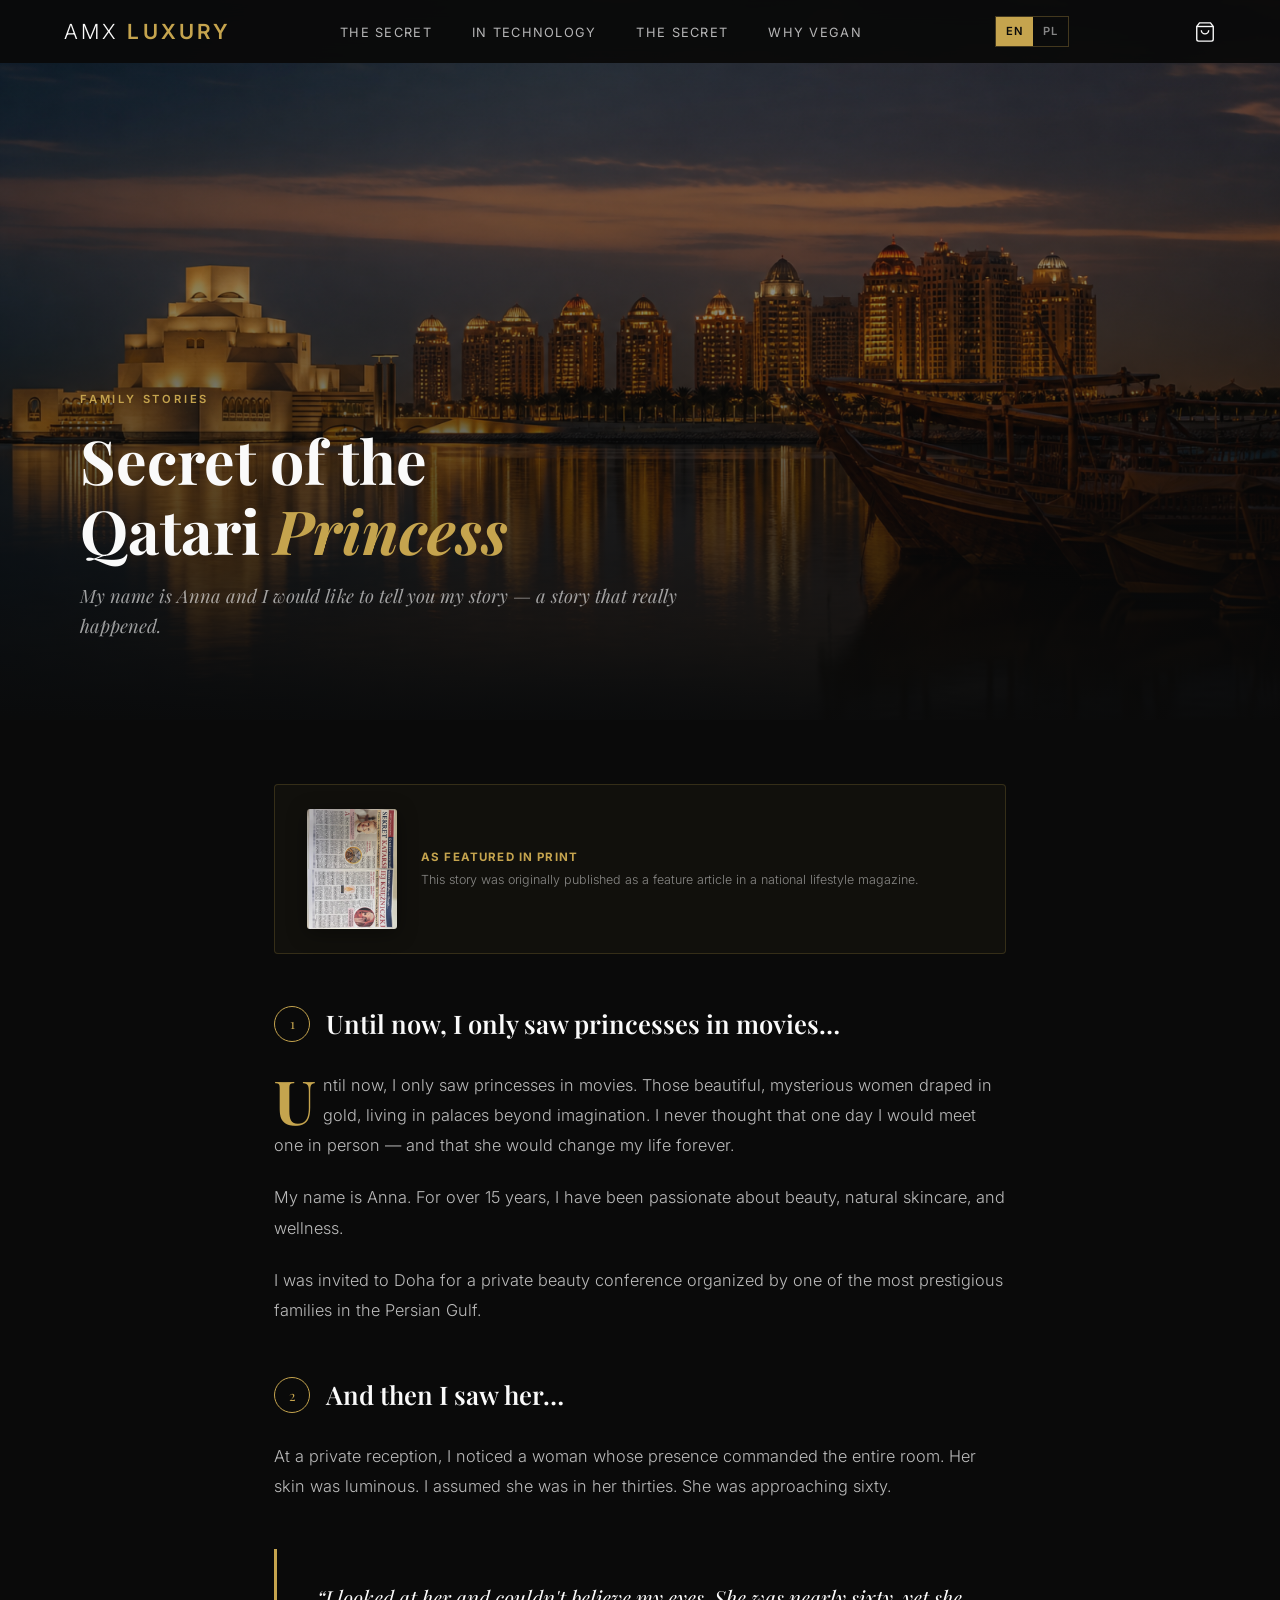
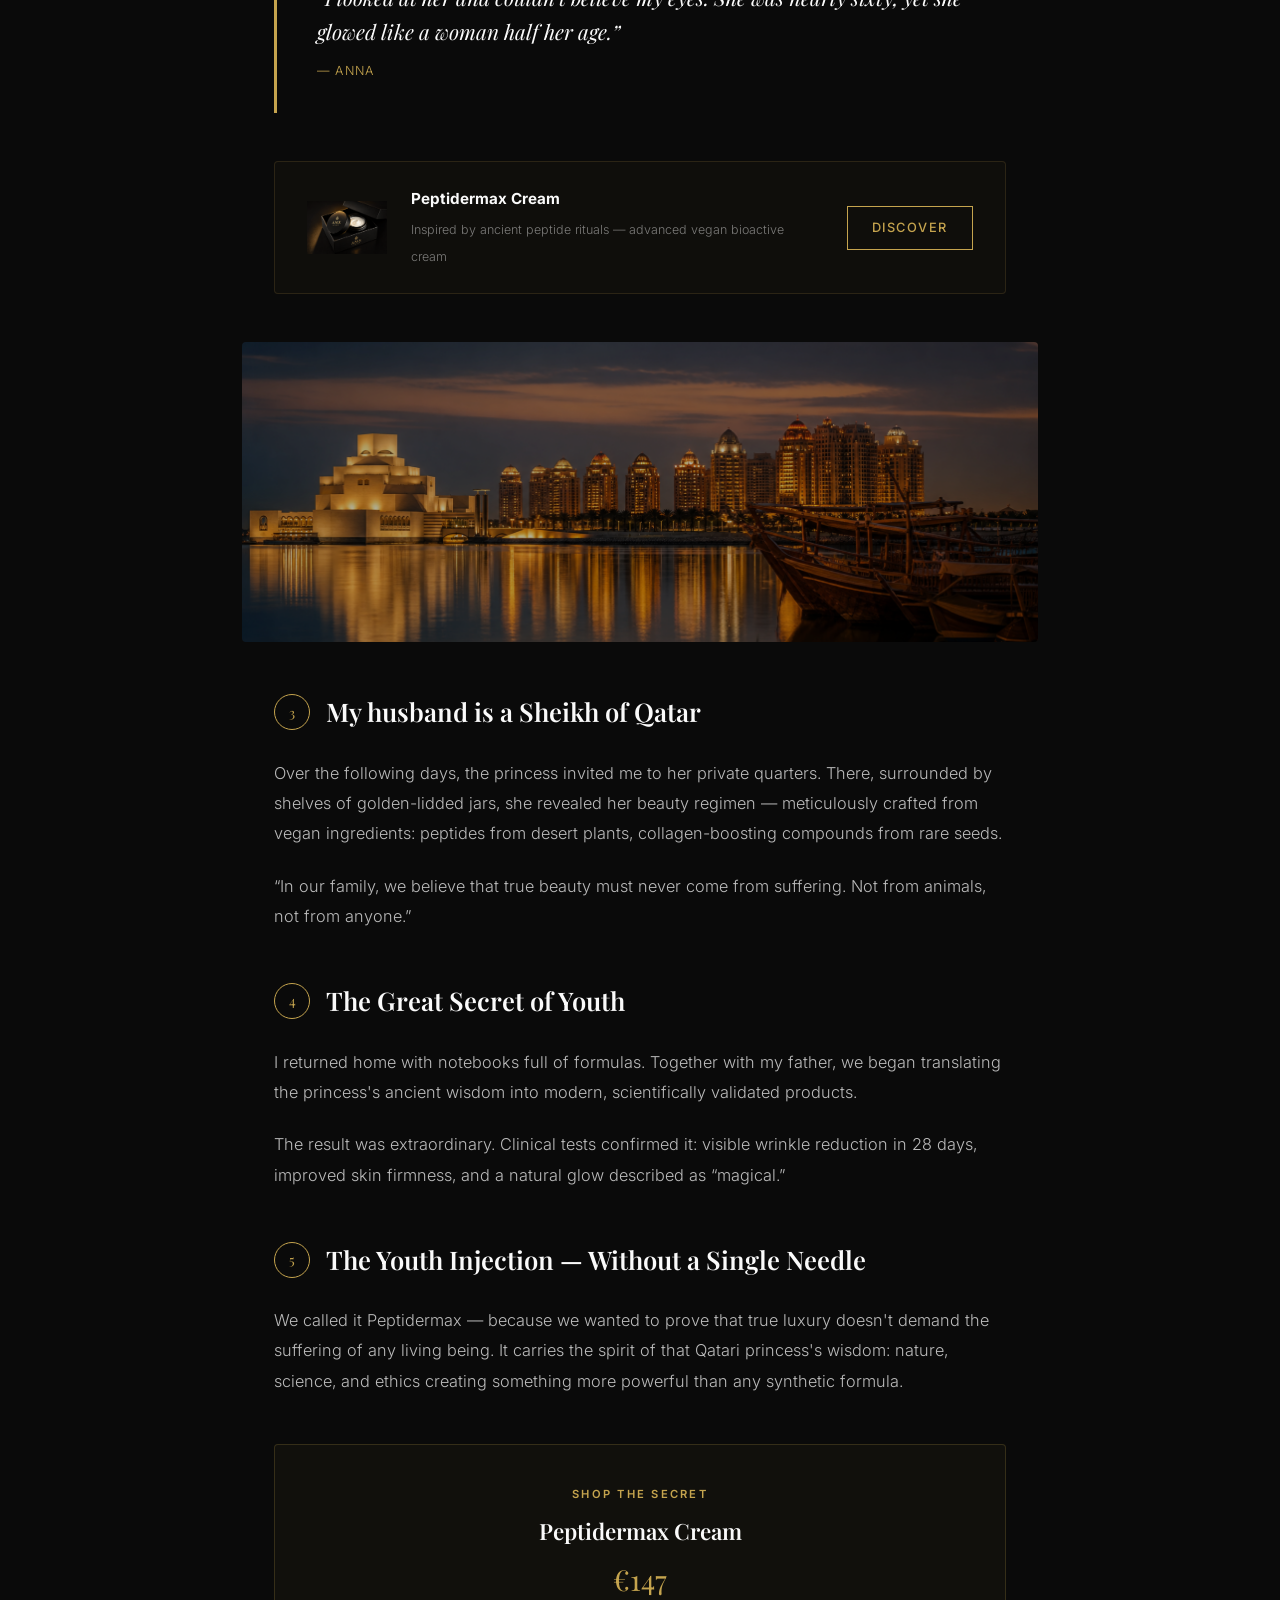
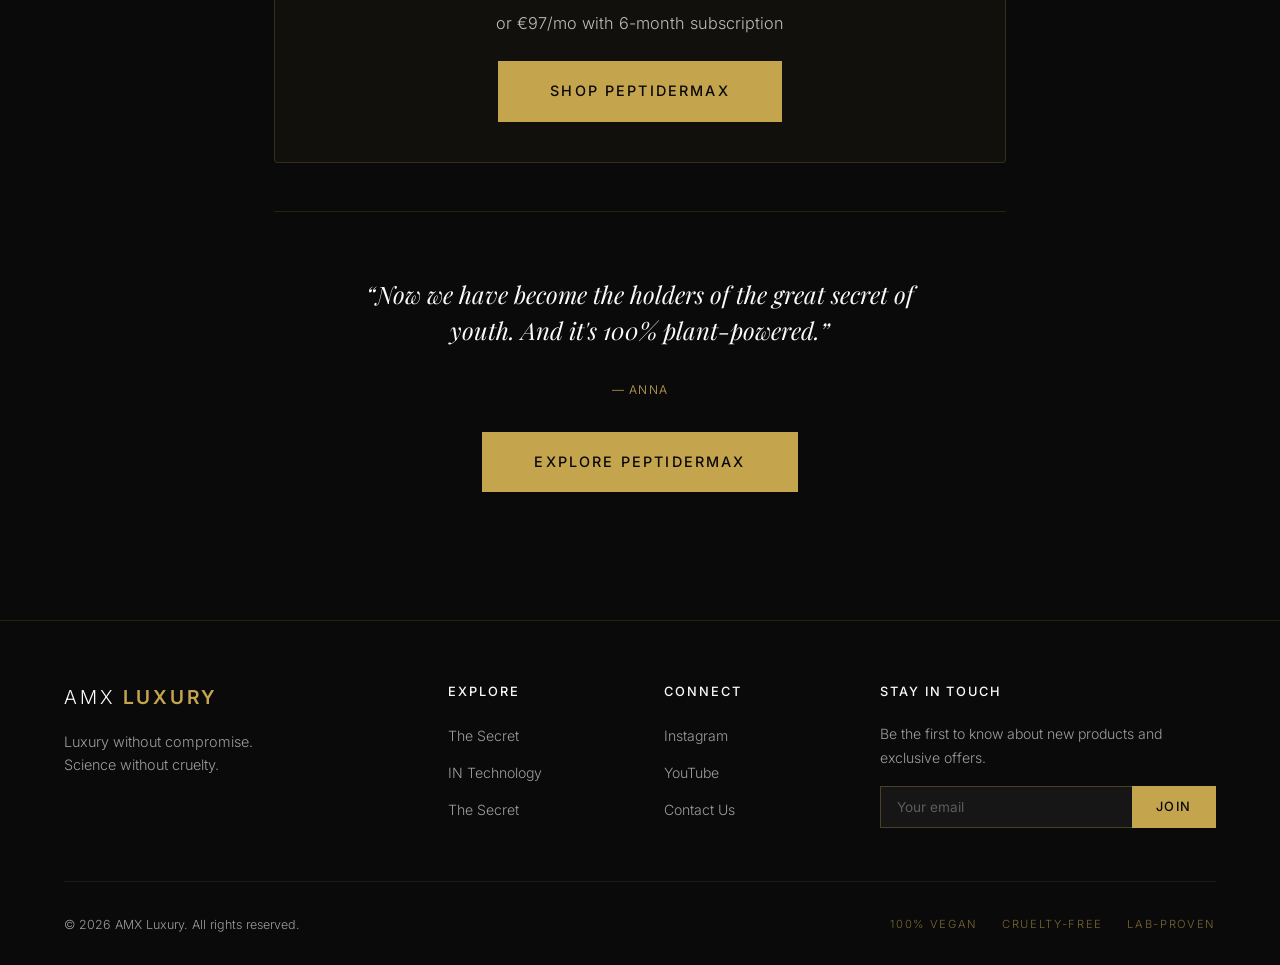
<file: articles/sekret-katarskiej-ksiezniczki.html>
<!DOCTYPE html>
<html lang="en">
<head>
  <meta charset="UTF-8">
  <meta name="viewport" content="width=device-width, initial-scale=1.0">
  <title>Secret of the Qatari Princess — AMX Luxury</title>
  <meta name="description" content="The true story of how Anna discovered an ancient beauty secret from a Qatari princess — and turned it into Peptidermax.">
  <link rel="icon" type="image/png" sizes="32x32" href="../images/favicon-32.png">
  <link rel="apple-touch-icon" sizes="180x180" href="../images/favicon.png">
  <meta property="og:title" content="Secret of the Qatari Princess — AMX Luxury">
  <meta property="og:description" content="A true story of beauty, ethics, and a secret that changed everything.">
  <meta property="og:image" content="https://science108.github.io/amx_cream/images/article-hero.jpg">
  <link rel="preconnect" href="https://fonts.googleapis.com">
  <link rel="preconnect" href="https://fonts.gstatic.com" crossorigin>
  <link href="https://fonts.googleapis.com/css2?family=Playfair+Display:ital,wght@0,400;0,600;0,700;1,400;1,600&family=Inter:wght@300;400;500;600&display=swap" rel="stylesheet">
  <link rel="stylesheet" href="../css/style.css">
  <link rel="stylesheet" href="../css/animations.css">
  <link rel="stylesheet" href="../css/article.css">
  <link rel="stylesheet" href="../css/cart.css">
</head>
<body class="page--dark">

  <nav class="nav nav--scrolled">
    <div class="nav__inner">
      <a href="../index.html" class="nav__logo">AMX <span>Luxury</span></a>
      <button class="nav__toggle" id="navToggle" aria-label="Toggle menu">
        <span></span><span></span><span></span>
      </button>
      <ul class="nav__links" id="navLinks">
        <li><a href="../index.html#story" data-i18n="nav.story">Our Story</a></li>
        <li><a href="../index.html#product" data-i18n="nav.product">The Cream</a></li>
        <li><a href="../articles/sekret-katarskiej-ksiezniczki.html" class="nav__link--active" data-i18n="nav.secret">The Secret</a></li>
        <li><a href="../index.html#vegan" data-i18n="nav.vegan">Why Vegan</a></li>
      </ul>
      <div class="lang-switch">
        <button class="lang-switch__btn lang-switch__btn--active" data-lang="en">EN</button>
        <button class="lang-switch__btn" data-lang="pl">PL</button>
      </div>
      <button class="nav__cart-btn" aria-label="Cart">
        <svg viewBox="0 0 24 24" fill="none" stroke="currentColor" stroke-width="1.5"><path d="M6 2L3 6v14a2 2 0 0 0 2 2h14a2 2 0 0 0 2-2V6l-3-4z"/><line x1="3" y1="6" x2="21" y2="6"/><path d="M16 10a4 4 0 0 1-8 0"/></svg>
        <span class="nav__cart-count">0</span>
      </button>
    </div>
  </nav>

  <section class="art-hero">
    <div class="art-hero__bg">
      <img src="../images/article-hero.jpg" alt="Doha, Qatar at twilight">
    </div>
    <div class="art-hero__content reveal">
      <div class="art-hero__label" data-i18n="art.label">Family Stories</div>
      <h1 class="art-hero__title" data-i18n="art.title">Secret of the<br>Qatari <em>Princess</em></h1>
      <p class="art-hero__subtitle" data-i18n="art.subtitle">My name is Anna and I would like to tell you my story &mdash; a story that really happened.</p>
    </div>
  </section>

  <section class="art-body">
    <div class="container">

      <div class="art-scan reveal">
        <img src="../images/magazine-scan.png" alt="Magazine article" class="art-scan__img">
        <div class="art-scan__text">
          <strong data-i18n="art.scan.label">As Featured In Print</strong>
          <span data-i18n="art.scan.desc">This story was originally published as a feature article in a national lifestyle magazine.</span>
        </div>
      </div>

      <div class="art-chapter reveal">
        <span class="art-chapter__num">1</span>
        <h2 class="art-chapter__title" data-i18n="art.ch1.title">Until now, I only saw princesses in movies&hellip;</h2>
      </div>
      <p class="art-dropcap" data-i18n="art.ch1.p1">Until now, I only saw princesses in movies. Those beautiful, mysterious women draped in gold, living in palaces beyond imagination. I never thought that one day I would meet one in person &mdash; and that she would change my life forever.</p>
      <p data-i18n="art.ch1.p2">My name is Anna. For over 15 years, I have been passionate about beauty, natural skincare, and wellness.</p>
      <p data-i18n="art.ch1.p3">I was invited to Doha for a private beauty conference organized by one of the most prestigious families in the Persian Gulf.</p>

      <div class="art-chapter reveal">
        <span class="art-chapter__num">2</span>
        <h2 class="art-chapter__title" data-i18n="art.ch2.title">And then I saw her&hellip;</h2>
      </div>
      <p data-i18n="art.ch2.p1">At a private reception, I noticed a woman whose presence commanded the entire room. Her skin was luminous. I assumed she was in her thirties. She was approaching sixty.</p>

      <div class="art-quote reveal">
        <blockquote data-i18n="art.quote1">&ldquo;I looked at her and couldn't believe my eyes. She was nearly sixty, yet she glowed like a woman half her age.&rdquo;</blockquote>
        <cite>&mdash; Anna</cite>
      </div>

      <div class="art-product-teaser reveal">
        <img src="../images/hero-product.png" alt="Peptidermax" class="art-product-teaser__img">
        <div class="art-product-teaser__info">
          <strong data-i18n="art.teaser1.title">Peptidermax Cream</strong>
          <span data-i18n="art.teaser1.desc">Inspired by ancient peptide rituals &mdash; advanced vegan bioactive cream</span>
        </div>
        <a href="../index.html#product" class="btn btn--outline btn--sm" data-i18n="art.teaser.discover">Discover</a>
      </div>

      <div class="art-image-break reveal">
        <img src="../images/article-hero.jpg" alt="Qatar at twilight">
      </div>

      <div class="art-chapter reveal">
        <span class="art-chapter__num">3</span>
        <h2 class="art-chapter__title" data-i18n="art.ch3.title">My husband is a Sheikh of Qatar</h2>
      </div>
      <p>Over the following days, the princess invited me to her private quarters. There, surrounded by shelves of golden-lidded jars, she revealed her beauty regimen &mdash; meticulously crafted from vegan ingredients: peptides from desert plants, collagen-boosting compounds from rare seeds.</p>
      <p>&ldquo;In our family, we believe that true beauty must never come from suffering. Not from animals, not from anyone.&rdquo;</p>

      <div class="art-chapter reveal">
        <span class="art-chapter__num">4</span>
        <h2 class="art-chapter__title" data-i18n="art.ch4.title">The Great Secret of Youth</h2>
      </div>
      <p>I returned home with notebooks full of formulas. Together with my father, we began translating the princess's ancient wisdom into modern, scientifically validated products.</p>
      <p>The result was extraordinary. Clinical tests confirmed it: visible wrinkle reduction in 28 days, improved skin firmness, and a natural glow described as &ldquo;magical.&rdquo;</p>

      <div class="art-chapter reveal">
        <span class="art-chapter__num">5</span>
        <h2 class="art-chapter__title" data-i18n="art.ch5.title">The Youth Injection &mdash; Without a Single Needle</h2>
      </div>
      <p>We called it Peptidermax &mdash; because we wanted to prove that true luxury doesn't demand the suffering of any living being. It carries the spirit of that Qatari princess's wisdom: nature, science, and ethics creating something more powerful than any synthetic formula.</p>

      <!-- Product CTA -->
      <div class="art-product-cta reveal">
        <div class="art-product-cta__label" data-i18n="art.shop.label">Shop the Secret</div>
        <h3 class="art-product-cta__title" data-i18n="art.shop.title">Peptidermax Cream</h3>
        <div class="art-product-cta__price">&euro;147</div>
        <p class="art-product-cta__sub">or &euro;97/mo with 6-month subscription</p>
        <a href="../index.html#buy" class="btn btn--gold btn--lg" data-i18n="art.shop.cta">Shop Peptidermax</a>
      </div>

      <div class="art-cta reveal">
        <blockquote data-i18n="art.final.quote">&ldquo;Now we have become the holders of the great secret of youth. And it's 100% plant-powered.&rdquo;</blockquote>
        <cite>&mdash; Anna</cite>
        <a href="../index.html#buy" class="btn btn--gold btn--lg" data-i18n="art.final.cta">Explore Peptidermax</a>
      </div>

    </div>
  </section>

  <footer class="footer">
    <div class="container">
      <div class="footer__grid">
        <div class="footer__brand">
          <a href="../index.html" class="footer__logo">AMX <span>Luxury</span></a>
          <p data-i18n="footer.tagline">Luxury without compromise.<br>Science without cruelty.</p>
        </div>
        <div class="footer__links">
          <h4 data-i18n="footer.explore">Explore</h4>
          <ul>
            <li><a href="../index.html#story" data-i18n="nav.story">Our Story</a></li>
            <li><a href="../index.html#product" data-i18n="nav.product">The Cream</a></li>
            <li><a href="../articles/sekret-katarskiej-ksiezniczki.html" data-i18n="nav.secret">The Secret</a></li>
          </ul>
        </div>
        <div class="footer__links">
          <h4 data-i18n="footer.connect">Connect</h4>
          <ul>
            <li><a href="#">Instagram</a></li>
            <li><a href="#">YouTube</a></li>
            <li><a href="#" data-i18n="footer.contact">Contact Us</a></li>
          </ul>
        </div>
        <div class="footer__newsletter">
          <h4 data-i18n="footer.newsletter">Stay in Touch</h4>
          <p data-i18n="footer.nl.text">Be the first to know about new products and exclusive offers.</p>
          <form class="footer__form" onsubmit="return false;">
            <input type="email" placeholder="Your email" aria-label="Email address" required data-i18n-ph="footer.nl.ph">
            <button type="submit" class="btn btn--gold btn--sm" data-i18n="footer.nl.btn">Join</button>
          </form>
        </div>
      </div>
      <div class="footer__bottom">
        <p data-i18n="footer.copy">&copy; 2026 AMX Luxury. All rights reserved.</p>
        <div class="footer__badges">
          <span data-i18n="trust.vegan">Vegan</span><span data-i18n="trust.cruelty">Cruelty-Free</span><span data-i18n="trust.lab">Lab-Proven</span>
        </div>
      </div>
    </div>
  </footer>

  <script src="../js/main.js"></script>
  <script src="../js/i18n.js"></script>
  <script src="../js/cart.js"></script>
</body>
</html>
</file>
<file: css/style.css>
/* ============================================================
   AMX Luxury — Peptidermax Single Product Design System
   ============================================================ */

/* ---------- Custom Properties ---------- */
:root {
  --black: #0A0A0A;
  --white: #FAFAFA;
  --gold: #C5A44E;
  --gold-light: #D4AF37;
  --gold-dark: #A8893A;
  --gray-100: #F5F5F5;
  --gray-200: #E8E8E8;
  --gray-400: #999;
  --gray-600: #666;
  --gray-800: #333;

  --font-serif: 'Playfair Display', Georgia, serif;
  --font-sans: 'Inter', -apple-system, BlinkMacSystemFont, sans-serif;

  --container: 1200px;
  --gutter: 24px;
  --section-pad: clamp(80px, 10vw, 140px);

  --ease-out: cubic-bezier(0.25, 0.46, 0.45, 0.94);
  --ease-smooth: cubic-bezier(0.22, 1, 0.36, 1);
}

/* ---------- Reset ---------- */
*, *::before, *::after { margin: 0; padding: 0; box-sizing: border-box; }
html { scroll-behavior: smooth; -webkit-font-smoothing: antialiased; }
body {
  font-family: var(--font-sans);
  font-weight: 300;
  line-height: 1.7;
  color: var(--gray-800);
  background: var(--white);
  overflow-x: hidden;
}
img { max-width: 100%; height: auto; display: block; }
a { color: inherit; text-decoration: none; }
ul { list-style: none; }
button { cursor: pointer; border: none; background: none; font: inherit; }

/* ---------- Utility ---------- */
.container {
  width: 100%;
  max-width: var(--container);
  margin: 0 auto;
  padding: 0 var(--gutter);
}

.section-label {
  font-family: var(--font-sans);
  font-weight: 500;
  font-size: 0.75rem;
  letter-spacing: 0.2em;
  text-transform: uppercase;
  color: var(--gold);
  margin-bottom: 1rem;
}

.section-title {
  font-family: var(--font-serif);
  font-weight: 400;
  font-size: clamp(2rem, 4vw, 3.2rem);
  line-height: 1.2;
  margin-bottom: 3rem;
}
.section-title em {
  font-style: italic;
  color: var(--gold);
}

/* ---------- Buttons ---------- */
.btn {
  display: inline-block;
  padding: 14px 36px;
  font-family: var(--font-sans);
  font-weight: 500;
  font-size: 0.85rem;
  letter-spacing: 0.12em;
  text-transform: uppercase;
  border-radius: 0;
  transition: all 0.4s var(--ease-out);
}

.btn--gold {
  background: var(--gold);
  color: var(--black);
}
.btn--gold:hover {
  background: var(--gold-light);
  box-shadow: 0 4px 24px rgba(197, 164, 78, 0.35);
}

.btn--outline {
  border: 1px solid var(--gold);
  color: var(--gold);
}
.btn--outline:hover {
  background: var(--gold);
  color: var(--black);
}

.btn--dark {
  background: var(--black);
  color: var(--white);
}
.btn--dark:hover {
  background: var(--gray-800);
  box-shadow: 0 4px 24px rgba(0, 0, 0, 0.25);
}

.btn--sm { padding: 10px 24px; font-size: 0.8rem; }
.btn--lg { padding: 18px 52px; font-size: 0.9rem; letter-spacing: 0.15em; }
.btn--full { display: block; width: 100%; text-align: center; }

/* ============================================================
   NAVIGATION
   ============================================================ */
.nav {
  position: fixed;
  top: 0;
  left: 0;
  width: 100%;
  z-index: 1000;
  padding: 20px 0;
  transition: all 0.4s var(--ease-out);
}
.nav--scrolled {
  background: rgba(10, 10, 10, 0.95);
  backdrop-filter: blur(12px);
  padding: 14px 0;
}

.nav__inner {
  max-width: var(--container);
  margin: 0 auto;
  padding: 0 var(--gutter);
  display: flex;
  align-items: center;
  justify-content: space-between;
}

.nav__logo {
  font-family: var(--font-sans);
  font-weight: 300;
  font-size: 1.3rem;
  letter-spacing: 0.15em;
  text-transform: uppercase;
  color: var(--white);
}
.nav__logo span {
  font-weight: 600;
  color: var(--gold);
}

.nav__links {
  display: flex;
  gap: 2.5rem;
}
.nav__links a {
  font-size: 0.8rem;
  font-weight: 400;
  letter-spacing: 0.1em;
  text-transform: uppercase;
  color: rgba(255, 255, 255, 0.7);
  position: relative;
  transition: color 0.3s;
}
.nav__links a::after {
  content: '';
  position: absolute;
  bottom: -4px;
  left: 0;
  width: 0;
  height: 1px;
  background: var(--gold);
  transition: width 0.4s var(--ease-smooth);
}
.nav__links a:hover { color: var(--white); }
.nav__links a:hover::after { width: 100%; }

.lang-switch {
  display: flex;
  gap: 0;
  margin-left: 1.5rem;
  border: 1px solid rgba(197, 164, 78, 0.3);
  overflow: hidden;
}
.lang-switch__btn {
  padding: 5px 10px;
  font-family: var(--font-sans);
  font-size: 0.7rem;
  font-weight: 600;
  letter-spacing: 0.08em;
  color: rgba(255, 255, 255, 0.5);
  background: transparent;
  border: none;
  cursor: pointer;
  transition: all 0.3s;
}
.lang-switch__btn--active {
  background: var(--gold);
  color: var(--black);
}
.lang-switch__btn:hover:not(.lang-switch__btn--active) { color: var(--white); }

.nav__toggle {
  display: none;
  flex-direction: column;
  gap: 5px;
  width: 28px;
}
.nav__toggle span {
  display: block;
  height: 1.5px;
  background: var(--white);
  transition: all 0.3s var(--ease-out);
  transform-origin: center;
}

/* ============================================================
   HERO
   ============================================================ */
.hero {
  position: relative;
  min-height: 100vh;
  display: flex;
  align-items: center;
  justify-content: center;
  text-align: center;
  background: var(--black);
  overflow: hidden;
}

.hero__bg {
  position: absolute;
  inset: 0;
  overflow: hidden;
}
.hero__bg-img {
  width: 100%;
  height: 100%;
  object-fit: cover;
  object-position: center;
  opacity: 0.3;
  filter: brightness(0.6) saturate(0.8);
}
.hero__bg::after {
  content: '';
  position: absolute;
  inset: 0;
  background:
    radial-gradient(ellipse at 30% 50%, rgba(197, 164, 78, 0.1) 0%, transparent 60%),
    radial-gradient(ellipse at 70% 30%, rgba(197, 164, 78, 0.06) 0%, transparent 50%),
    linear-gradient(to bottom, rgba(10, 10, 10, 0.3) 0%, rgba(10, 10, 10, 0.7) 100%);
}

.hero__content {
  position: relative;
  z-index: 2;
  padding: 0 var(--gutter);
}
.hero__badge {
  display: inline-block;
  font-size: 0.7rem;
  font-weight: 500;
  letter-spacing: 0.25em;
  text-transform: uppercase;
  color: var(--gold);
  border: 1px solid rgba(197, 164, 78, 0.3);
  padding: 8px 24px;
  margin-bottom: 2.5rem;
}
.hero__title {
  font-family: var(--font-serif);
  font-weight: 400;
  font-size: clamp(2.4rem, 6vw, 5rem);
  line-height: 1.15;
  color: var(--white);
  margin-bottom: 1.5rem;
}
.hero__title-line { display: block; }
.hero__title-line:last-child { color: var(--gold); }
.hero__subtitle {
  font-size: clamp(1rem, 1.5vw, 1.15rem);
  color: rgba(255, 255, 255, 0.6);
  max-width: 560px;
  margin: 0 auto 2.5rem;
}
.hero__cta-group {
  display: flex;
  gap: 1rem;
  justify-content: center;
  flex-wrap: wrap;
}
.hero__scroll {
  position: absolute;
  bottom: 40px;
  left: 50%;
  transform: translateX(-50%);
  display: flex;
  flex-direction: column;
  align-items: center;
  gap: 8px;
  color: rgba(255, 255, 255, 0.4);
  font-size: 0.65rem;
  letter-spacing: 0.2em;
  text-transform: uppercase;
}
.hero__scroll-line {
  width: 1px;
  height: 40px;
  background: linear-gradient(to bottom, var(--gold), transparent);
  animation: scrollPulse 2s ease-in-out infinite;
}
@keyframes scrollPulse {
  0%, 100% { opacity: 0.3; transform: scaleY(0.6); }
  50% { opacity: 1; transform: scaleY(1); }
}

/* ============================================================
   STORY
   ============================================================ */
.story {
  padding: var(--section-pad) 0;
  background: var(--white);
}

.story__intro {
  display: grid;
  grid-template-columns: 1fr 1fr;
  gap: 3rem;
  align-items: start;
  max-width: 1000px;
  margin: 0 auto 3rem;
}

.story__video { width: 100%; }
.story__video-wrapper {
  position: relative;
  width: 100%;
  padding-bottom: 56.25%;
  height: 0;
  background: var(--black);
  overflow: hidden;
  border-radius: 4px;
  box-shadow: 0 12px 40px rgba(0, 0, 0, 0.15);
}
.story__video-wrapper iframe {
  position: absolute;
  top: 0;
  left: 0;
  width: 100%;
  height: 100%;
  border: 0;
}

.story__greeting {
  font-family: var(--font-serif);
  font-size: 1.5rem;
  font-weight: 600;
  color: var(--black);
  margin-bottom: 1rem;
}
.story__intro-text p {
  color: var(--gray-600);
  font-size: 0.95rem;
  line-height: 1.8;
  margin-bottom: 1rem;
}
.story__intro-text p:last-child { margin-bottom: 0; }
.story__intro-text em { color: var(--gold-dark); font-style: italic; }
.story__intro-text strong { color: var(--black); font-weight: 600; }

.story__quote {
  max-width: 800px;
  margin: 0 auto 3rem;
  padding: 2.5rem 2rem;
  border-top: 1px solid var(--gray-200);
  border-bottom: 1px solid var(--gray-200);
  text-align: center;
}
.story__quote blockquote {
  font-family: var(--font-serif);
  font-style: italic;
  font-size: clamp(1.1rem, 2vw, 1.4rem);
  color: var(--black);
  line-height: 1.7;
  max-width: 700px;
  margin: 0 auto 1rem;
}
.story__quote cite {
  font-family: var(--font-sans);
  font-style: normal;
  font-size: 0.8rem;
  letter-spacing: 0.15em;
  text-transform: uppercase;
  color: var(--gold);
}

.story__teaser {
  max-width: 800px;
  margin: 0 auto 3rem;
}
.story__teaser p {
  font-size: 1.02rem;
  line-height: 1.8;
  color: var(--gray-600);
  margin-bottom: 1rem;
}
.story__teaser p:last-child { margin-bottom: 0; }
.story__teaser strong { color: var(--black); font-weight: 600; }
.story__teaser em { color: var(--gold-dark); font-style: italic; }

.story__cta {
  text-align: center;
  padding-top: 2.5rem;
  border-top: 1px solid var(--gray-200);
}
.story__scan-link {
  display: inline-block;
  position: relative;
  margin-bottom: 2rem;
  transition: transform 0.4s var(--ease-smooth);
}
.story__scan-link:hover { transform: translateY(-4px); }
.story__scan-img {
  width: 180px;
  height: auto;
  border-radius: 2px;
  box-shadow: 0 8px 32px rgba(0, 0, 0, 0.12);
}
.story__scan-badge {
  display: block;
  margin-top: 0.75rem;
  font-size: 0.68rem;
  font-weight: 600;
  letter-spacing: 0.15em;
  text-transform: uppercase;
  color: var(--gold);
}

/* ============================================================
   PRODUCT SECTION
   ============================================================ */
.product {
  padding: var(--section-pad) 0;
  background: var(--black);
  color: var(--white);
}
.product__header {
  text-align: center;
  margin-bottom: 4rem;
}
.product__subtitle {
  font-family: var(--font-serif);
  font-style: italic;
  font-size: 1.1rem;
  color: rgba(255, 255, 255, 0.5);
  max-width: 600px;
  margin: -2rem auto 0;
}

.product__showcase {
  display: grid;
  grid-template-columns: 1fr 1fr;
  gap: 4rem;
  align-items: start;
  margin-bottom: 5rem;
}

.product__main-img {
  border-radius: 8px;
  filter: drop-shadow(0 20px 60px rgba(197, 164, 78, 0.1));
  transition: transform 0.6s var(--ease-smooth);
}
.product__main-img:hover { transform: scale(1.02); }

.product__thumbs {
  display: flex;
  gap: 0.75rem;
  margin-top: 1rem;
}
.product__thumb {
  width: 72px;
  height: 72px;
  object-fit: contain;
  border: 1px solid rgba(197, 164, 78, 0.15);
  border-radius: 4px;
  padding: 4px;
  cursor: pointer;
  transition: border-color 0.3s;
}
.product__thumb--active,
.product__thumb:hover {
  border-color: var(--gold);
}

.product__detail-block h3 {
  font-family: var(--font-serif);
  font-size: 1.4rem;
  font-weight: 600;
  margin-bottom: 1rem;
  color: var(--gold);
}
.product__detail-block p {
  font-size: 0.95rem;
  line-height: 1.8;
  color: rgba(255, 255, 255, 0.65);
  margin-bottom: 1rem;
}

.product__benefits {
  display: flex;
  flex-direction: column;
  gap: 1.2rem;
  margin-top: 2rem;
}
.product__benefit {
  display: flex;
  gap: 1rem;
  align-items: flex-start;
  padding: 1rem;
  border: 1px solid rgba(197, 164, 78, 0.12);
  border-radius: 4px;
  transition: border-color 0.3s;
}
.product__benefit:hover { border-color: rgba(197, 164, 78, 0.4); }
.product__benefit-icon {
  width: 32px;
  height: 32px;
  color: var(--gold);
  flex-shrink: 0;
}
.product__benefit-icon svg { width: 100%; height: 100%; }
.product__benefit strong {
  display: block;
  font-size: 0.88rem;
  font-weight: 600;
  color: var(--white);
  margin-bottom: 0.15rem;
}
.product__benefit span {
  font-size: 0.8rem;
  color: rgba(255, 255, 255, 0.45);
}

/* -- Ingredients -- */
.product__ingredients {
  text-align: center;
}
.product__ing-title {
  font-family: var(--font-serif);
  font-size: 1.6rem;
  font-weight: 600;
  margin-bottom: 2.5rem;
}
.product__ing-grid {
  display: grid;
  grid-template-columns: repeat(3, 1fr);
  gap: 2rem;
}
.product__ing-card {
  padding: 2rem 1.5rem;
  border: 1px solid rgba(197, 164, 78, 0.15);
  text-align: left;
  transition: border-color 0.3s, transform 0.3s;
}
.product__ing-card:hover {
  border-color: rgba(197, 164, 78, 0.4);
  transform: translateY(-2px);
}
.product__ing-card h4 {
  font-family: var(--font-serif);
  font-size: 1.1rem;
  color: var(--gold);
  margin-bottom: 0.75rem;
}
.product__ing-card p {
  font-size: 0.88rem;
  color: rgba(255, 255, 255, 0.55);
  line-height: 1.7;
}

/* ============================================================
   VALUES
   ============================================================ */
.values {
  padding: var(--section-pad) 0;
  background: var(--black);
  color: var(--white);
  border-top: 1px solid rgba(197, 164, 78, 0.08);
}
.values .section-title { text-align: center; }
.values .section-label { text-align: center; }

.values__grid {
  display: grid;
  grid-template-columns: repeat(3, 1fr);
  gap: 3rem;
}
.values__card {
  text-align: center;
  padding: 2.5rem 1.5rem;
  border: 1px solid rgba(197, 164, 78, 0.15);
  transition: border-color 0.4s, transform 0.4s var(--ease-smooth), box-shadow 0.4s;
}
.values__card:hover {
  border-color: rgba(197, 164, 78, 0.5);
  transform: translateY(-4px);
  box-shadow: 0 12px 40px rgba(197, 164, 78, 0.08);
}
.values__icon {
  width: 56px;
  height: 56px;
  margin: 0 auto 1.5rem;
  color: var(--gold);
}
.values__icon svg { width: 100%; height: 100%; }
.values__card h3 {
  font-family: var(--font-serif);
  font-weight: 600;
  font-size: 1.2rem;
  margin-bottom: 1rem;
}
.values__card p {
  font-size: 0.92rem;
  color: rgba(255, 255, 255, 0.6);
  line-height: 1.7;
}

/* ============================================================
   BUY / PRICING SECTION
   ============================================================ */
.buy {
  padding: var(--section-pad) 0;
  background: var(--gray-100);
  color: var(--black);
}
.buy__header {
  text-align: center;
  margin-bottom: 3.5rem;
}

.buy__grid {
  display: grid;
  grid-template-columns: 1fr 1fr;
  gap: 2.5rem;
  max-width: 900px;
  margin: 0 auto;
}

.buy__card {
  background: var(--white);
  padding: 2.5rem 2rem;
  border: 1px solid var(--gray-200);
  text-align: center;
  position: relative;
  transition: box-shadow 0.4s, transform 0.4s;
}
.buy__card:hover {
  box-shadow: 0 12px 40px rgba(0, 0, 0, 0.08);
  transform: translateY(-2px);
}

.buy__card--highlight {
  border: 2px solid var(--gold);
  background: var(--white);
}
.buy__card-badge {
  position: absolute;
  top: -14px;
  left: 50%;
  transform: translateX(-50%);
  background: var(--gold);
  color: var(--black);
  font-size: 0.68rem;
  font-weight: 600;
  letter-spacing: 0.1em;
  text-transform: uppercase;
  padding: 6px 20px;
  white-space: nowrap;
}

.buy__card-header h3 {
  font-family: var(--font-serif);
  font-size: 1.3rem;
  font-weight: 600;
  margin-bottom: 1.5rem;
}

.buy__card-img {
  margin-bottom: 1.5rem;
}
.buy__card-img img {
  height: 180px;
  width: auto;
  object-fit: contain;
  margin: 0 auto;
}

.buy__card-price {
  margin-bottom: 1.5rem;
}
.buy__price {
  display: block;
  font-family: var(--font-serif);
  font-size: clamp(2.5rem, 5vw, 3.5rem);
  font-weight: 400;
  color: var(--gold);
  line-height: 1;
}
.buy__price-sub {
  display: block;
  font-size: 0.82rem;
  color: var(--gray-400);
  margin-top: 0.25rem;
}

.buy__card-features {
  text-align: left;
  margin: 0 0 2rem;
  padding: 0;
}
.buy__card-features li {
  padding: 8px 0;
  font-size: 0.88rem;
  color: var(--gray-600);
  border-bottom: 1px solid var(--gray-200);
  padding-left: 24px;
  position: relative;
}
.buy__card-features li::before {
  content: '';
  position: absolute;
  left: 0;
  top: 50%;
  width: 8px;
  height: 8px;
  border: 1.5px solid var(--gold);
  border-radius: 50%;
  transform: translateY(-50%);
}
.buy__card-features li:last-child { border-bottom: none; }

.buy__trust {
  display: flex;
  justify-content: center;
  gap: 2.5rem;
  margin-top: 3rem;
  flex-wrap: wrap;
}
.buy__trust span {
  font-size: 0.72rem;
  letter-spacing: 0.15em;
  text-transform: uppercase;
  color: var(--gray-400);
}

/* ============================================================
   FAQ SECTION
   ============================================================ */
.faq {
  padding: var(--section-pad) 0;
  background: var(--white);
  color: var(--black);
}
.faq__header {
  text-align: center;
  margin-bottom: 3.5rem;
}

.faq__list {
  max-width: 800px;
  margin: 0 auto;
}
.faq__item {
  border-bottom: 1px solid var(--gray-200);
}
.faq__item:first-child {
  border-top: 1px solid var(--gray-200);
}
.faq__question {
  width: 100%;
  display: flex;
  align-items: center;
  justify-content: space-between;
  gap: 1.5rem;
  padding: 1.5rem 0;
  font-family: var(--font-serif);
  font-size: 1.1rem;
  font-weight: 600;
  color: var(--black);
  text-align: left;
  cursor: pointer;
  background: none;
  border: none;
  transition: color 0.3s;
}
.faq__question:hover { color: var(--gold); }
.faq__icon {
  width: 20px;
  height: 20px;
  flex-shrink: 0;
  color: var(--gold);
  transition: transform 0.4s var(--ease-smooth);
}
.faq__item--open .faq__icon {
  transform: rotate(45deg);
}
.faq__answer {
  max-height: 0;
  overflow: hidden;
  transition: max-height 0.5s var(--ease-smooth), padding 0.4s;
}
.faq__item--open .faq__answer {
  max-height: 300px;
}
.faq__answer p {
  padding: 0 0 1.5rem;
  font-size: 0.95rem;
  line-height: 1.8;
  color: var(--gray-600);
}

/* ============================================================
   VEGAN SECTION
   ============================================================ */
.vegan {
  padding: var(--section-pad) 0;
  background: var(--black);
  color: var(--white);
  text-align: center;
}
.vegan__content { max-width: 900px; margin: 0 auto; }
.vegan__title {
  font-family: var(--font-serif);
  font-weight: 400;
  font-size: clamp(1.8rem, 3.5vw, 2.8rem);
  line-height: 1.3;
  margin-bottom: 3.5rem;
}
.vegan__stats {
  display: grid;
  grid-template-columns: repeat(3, 1fr);
  gap: 2rem;
  margin-bottom: 3.5rem;
}
.vegan__stat {
  padding: 2rem 1rem;
  border: 1px solid rgba(197, 164, 78, 0.2);
}
.vegan__stat-number {
  display: block;
  font-family: var(--font-serif);
  font-size: clamp(2.5rem, 5vw, 4rem);
  font-weight: 400;
  color: var(--gold);
  line-height: 1;
  margin-bottom: 0.75rem;
}
.vegan__stat-label {
  display: block;
  font-size: 0.85rem;
  color: rgba(255, 255, 255, 0.6);
  line-height: 1.5;
}
.vegan__statement {
  font-family: var(--font-serif);
  font-style: italic;
  font-size: 1.15rem;
  color: rgba(255, 255, 255, 0.7);
  line-height: 1.8;
  max-width: 700px;
  margin: 0 auto;
}

/* ============================================================
   FOOTER
   ============================================================ */
.footer {
  padding: 60px 0 30px;
  background: var(--black);
  color: rgba(255, 255, 255, 0.6);
  border-top: 1px solid rgba(197, 164, 78, 0.15);
}
.footer__grid {
  display: grid;
  grid-template-columns: 2fr 1fr 1fr 2fr;
  gap: 3rem;
  margin-bottom: 3rem;
}
.footer__logo {
  font-family: var(--font-sans);
  font-weight: 300;
  font-size: 1.2rem;
  letter-spacing: 0.15em;
  text-transform: uppercase;
  color: var(--white);
  display: inline-block;
  margin-bottom: 1rem;
}
.footer__logo span { font-weight: 600; color: var(--gold); }
.footer__brand p { font-size: 0.9rem; line-height: 1.6; }
.footer__links h4,
.footer__newsletter h4 {
  font-family: var(--font-sans);
  font-weight: 500;
  font-size: 0.8rem;
  letter-spacing: 0.15em;
  text-transform: uppercase;
  color: var(--white);
  margin-bottom: 1.2rem;
}
.footer__links li { margin-bottom: 0.6rem; }
.footer__links a { font-size: 0.88rem; transition: color 0.3s; }
.footer__links a:hover { color: var(--gold); }
.footer__newsletter p { font-size: 0.88rem; margin-bottom: 1rem; }
.footer__form { display: flex; gap: 0; }
.footer__form input {
  flex: 1;
  padding: 10px 16px;
  font-family: var(--font-sans);
  font-size: 0.85rem;
  background: rgba(255, 255, 255, 0.05);
  border: 1px solid rgba(197, 164, 78, 0.3);
  border-right: none;
  color: var(--white);
  outline: none;
  transition: border-color 0.3s;
}
.footer__form input::placeholder { color: rgba(255, 255, 255, 0.3); }
.footer__form input:focus { border-color: var(--gold); box-shadow: 0 0 0 1px var(--gold), 0 0 20px rgba(197, 164, 78, 0.1); }
.footer__bottom {
  display: flex;
  justify-content: space-between;
  align-items: center;
  padding-top: 2rem;
  border-top: 1px solid rgba(255, 255, 255, 0.08);
  font-size: 0.78rem;
}
.footer__badges { display: flex; gap: 1.5rem; }
.footer__badges span {
  font-size: 0.7rem;
  letter-spacing: 0.15em;
  text-transform: uppercase;
  color: var(--gold);
  opacity: 0.6;
}

/* ============================================================
   RESPONSIVE
   ============================================================ */
@media (max-width: 1024px) {
  .story__intro { grid-template-columns: 1fr; gap: 2rem; }
  .product__showcase { grid-template-columns: 1fr; gap: 2rem; }
  .product__ing-grid { grid-template-columns: 1fr; }
  .buy__grid { grid-template-columns: 1fr; max-width: 480px; }
  .footer__grid { grid-template-columns: 1fr 1fr; gap: 2rem; }
}

@media (max-width: 768px) {
  :root { --gutter: 20px; }

  .nav__links {
    display: none;
    position: absolute;
    top: 100%;
    left: 0;
    width: 100%;
    background: rgba(10, 10, 10, 0.98);
    backdrop-filter: blur(12px);
    flex-direction: column;
    padding: 1.5rem var(--gutter);
    gap: 1.2rem;
  }
  .nav__links--open { display: flex; }
  .nav__toggle { display: flex; }
  .lang-switch { margin-left: auto; margin-right: 1rem; }
  .nav__toggle--active span:nth-child(1) { transform: rotate(45deg) translate(5px, 5px); }
  .nav__toggle--active span:nth-child(2) { opacity: 0; }
  .nav__toggle--active span:nth-child(3) { transform: rotate(-45deg) translate(5px, -5px); }

  .hero__cta-group { flex-direction: column; align-items: center; }
  .values__grid { grid-template-columns: 1fr; gap: 2rem; }
  .vegan__stats { grid-template-columns: 1fr; gap: 1.5rem; }
  .footer__grid { grid-template-columns: 1fr; gap: 2rem; }
  .footer__bottom { flex-direction: column; gap: 1rem; text-align: center; }
}
</file>
<file: css/animations.css>
/* ============================================================
   AMX Luxury — Scroll Animations & Transitions
   ============================================================ */

/* ---------- Reveal on scroll ---------- */
.reveal {
  opacity: 0;
  transform: translateY(32px);
  transition:
    opacity 0.8s cubic-bezier(0.22, 1, 0.36, 1),
    transform 0.8s cubic-bezier(0.22, 1, 0.36, 1);
}
.reveal--visible {
  opacity: 1;
  transform: translateY(0);
}

/* Staggered children */
.story__grid .reveal:nth-child(1) { transition-delay: 0s; }
.story__grid .reveal:nth-child(2) { transition-delay: 0.08s; }
.story__grid .reveal:nth-child(3) { transition-delay: 0.16s; }
.story__grid .reveal:nth-child(4) { transition-delay: 0.24s; }
.story__grid .reveal:nth-child(5) { transition-delay: 0.32s; }
.story__grid .reveal:nth-child(6) { transition-delay: 0.40s; }

.values__grid .reveal:nth-child(1) { transition-delay: 0s; }
.values__grid .reveal:nth-child(2) { transition-delay: 0.12s; }
.values__grid .reveal:nth-child(3) { transition-delay: 0.24s; }

.product__ing-grid .product__ing-card:nth-child(1) { transition-delay: 0s; }
.product__ing-grid .product__ing-card:nth-child(2) { transition-delay: 0.1s; }
.product__ing-grid .product__ing-card:nth-child(3) { transition-delay: 0.2s; }

.buy__grid .reveal:nth-child(1) { transition-delay: 0s; }
.buy__grid .reveal:nth-child(2) { transition-delay: 0.15s; }

/* ---------- Hero entrance ---------- */
.hero__badge {
  opacity: 0;
  transform: translateY(20px);
  animation: heroFadeUp 1s 0.3s cubic-bezier(0.22, 1, 0.36, 1) forwards;
}
.hero__title {
  opacity: 0;
  transform: translateY(24px);
  animation: heroFadeUp 1s 0.5s cubic-bezier(0.22, 1, 0.36, 1) forwards;
}
.hero__subtitle {
  opacity: 0;
  transform: translateY(20px);
  animation: heroFadeUp 1s 0.7s cubic-bezier(0.22, 1, 0.36, 1) forwards;
}
.hero__cta-group {
  opacity: 0;
  transform: translateY(20px);
  animation: heroFadeUp 1s 0.9s cubic-bezier(0.22, 1, 0.36, 1) forwards;
}
.hero__scroll {
  opacity: 0;
  animation: heroFadeUp 1s 1.2s cubic-bezier(0.22, 1, 0.36, 1) forwards;
}

@keyframes heroFadeUp {
  to { opacity: 1; transform: translateY(0); }
}

/* ---------- Gold accent line ---------- */
.hero::before {
  content: '';
  position: absolute;
  top: 50%;
  left: 50%;
  width: 1px;
  height: 0;
  background: linear-gradient(to bottom, transparent, var(--gold), transparent);
  transform: translate(-50%, -50%);
  animation: goldLine 2s 0.2s cubic-bezier(0.22, 1, 0.36, 1) forwards;
  opacity: 0.12;
  z-index: 1;
}
@keyframes goldLine { to { height: 80%; } }

/* ---------- Stat number emphasis ---------- */
.vegan__stat {
  opacity: 0;
  transform: translateY(24px);
  transition:
    opacity 0.7s cubic-bezier(0.22, 1, 0.36, 1),
    transform 0.7s cubic-bezier(0.22, 1, 0.36, 1);
}
.vegan__stat--visible { opacity: 1; transform: translateY(0); }

.vegan__stats .vegan__stat:nth-child(1) { transition-delay: 0s; }
.vegan__stats .vegan__stat:nth-child(2) { transition-delay: 0.12s; }
.vegan__stats .vegan__stat:nth-child(3) { transition-delay: 0.24s; }

/* ---------- Reduced motion ---------- */
@media (prefers-reduced-motion: reduce) {
  .reveal,
  .hero__badge,
  .hero__title,
  .hero__subtitle,
  .hero__cta-group,
  .hero__scroll,
  .vegan__stat {
    opacity: 1;
    transform: none;
    animation: none;
    transition: none;
  }
  .hero::before { animation: none; height: 80%; }
  .hero__scroll-line { animation: none; }
}
</file>
<file: css/article.css>
/* ============================================================
   Article / Editorial Page Styles
   ============================================================ */

/* ---------- Hero ---------- */
.art-hero {
  position: relative;
  min-height: 80vh;
  display: flex;
  align-items: flex-end;
  overflow: hidden;
}
.art-hero__bg { position: absolute; inset: 0; z-index: 0; }
.art-hero__bg img { width: 100%; height: 100%; object-fit: cover; }
.art-hero__bg::after {
  content: '';
  position: absolute;
  inset: 0;
  background: linear-gradient(to top, rgba(10,10,10,0.95) 0%, rgba(10,10,10,0.6) 40%, rgba(10,10,10,0.2) 100%);
}
.art-hero__content { position: relative; z-index: 1; max-width: 720px; padding: 0 0 5rem 5rem; }
.art-hero__label {
  font-family: var(--font-sans); font-size: 0.7rem; font-weight: 600;
  letter-spacing: 0.25em; text-transform: uppercase; color: var(--gold); margin-bottom: 1rem;
}
.art-hero__title {
  font-family: var(--font-serif); font-size: clamp(2.2rem, 5vw, 3.8rem);
  font-weight: 700; line-height: 1.15; color: var(--white); margin-bottom: 1rem;
}
.art-hero__title em { font-style: italic; color: var(--gold); }
.art-hero__subtitle {
  font-family: var(--font-serif); font-size: 1.15rem; font-style: italic;
  color: rgba(255,255,255,0.6); line-height: 1.6;
}

/* ---------- Article body ---------- */
.art-body { padding: 4rem 0; background: var(--black); }
.art-body .container { max-width: 780px; }

.art-scan {
  display: flex; align-items: center; gap: 1.5rem;
  padding: 1.5rem 2rem; margin-bottom: 3rem;
  border: 1px solid rgba(197,164,78,0.2); border-radius: 4px;
  background: rgba(197,164,78,0.04);
}
.art-scan__img { width: 90px; height: auto; border-radius: 3px; box-shadow: 0 4px 20px rgba(0,0,0,0.4); flex-shrink: 0; }
.art-scan__text { font-size: 0.78rem; color: rgba(255,255,255,0.5); line-height: 1.6; }
.art-scan__text strong {
  display: block; color: var(--gold); font-size: 0.72rem;
  letter-spacing: 0.1em; text-transform: uppercase; margin-bottom: 0.25rem;
}

.art-chapter { display: flex; align-items: center; gap: 1rem; margin: 3rem 0 1.5rem; }
.art-chapter__num {
  width: 36px; height: 36px; border-radius: 50%; border: 1px solid var(--gold);
  display: flex; align-items: center; justify-content: center;
  font-family: var(--font-serif); font-size: 0.85rem; color: var(--gold); flex-shrink: 0;
}
.art-chapter__title { font-family: var(--font-serif); font-size: 1.6rem; font-weight: 600; color: var(--white); }

.art-body p {
  font-family: var(--font-sans); font-size: 1.02rem; line-height: 1.85;
  color: rgba(255,255,255,0.72); margin-bottom: 1.4rem;
}
.art-dropcap::first-letter {
  font-family: var(--font-serif); float: left; font-size: 3.8rem;
  line-height: 0.8; padding: 0.1em 0.12em 0 0; color: var(--gold); font-weight: 700;
}

.art-quote { position: relative; margin: 3rem 0; padding: 2rem 2.5rem; border-left: 3px solid var(--gold); }
.art-quote blockquote { font-family: var(--font-serif); font-size: 1.3rem; font-style: italic; line-height: 1.6; color: var(--white); margin: 0; }
.art-quote cite {
  display: block; margin-top: 0.75rem; font-family: var(--font-sans); font-size: 0.78rem;
  font-style: normal; letter-spacing: 0.1em; text-transform: uppercase; color: var(--gold);
}

.art-image-break { margin: 3rem -2rem; position: relative; overflow: hidden; border-radius: 4px; }
.art-image-break img { width: 100%; height: 300px; object-fit: cover; display: block; filter: brightness(0.7); }

.art-product-teaser {
  display: flex; align-items: center; gap: 1.5rem;
  padding: 1.5rem 2rem; margin: 2.5rem 0;
  border: 1px solid rgba(197,164,78,0.15); border-radius: 4px;
  background: rgba(197,164,78,0.03); transition: border-color 0.3s;
}
.art-product-teaser:hover { border-color: rgba(197,164,78,0.4); }
.art-product-teaser__img { width: 80px; height: 80px; object-fit: contain; flex-shrink: 0; }
.art-product-teaser__info { flex: 1; }
.art-product-teaser__info strong { display: block; font-size: 0.95rem; color: var(--white); margin-bottom: 0.2rem; }
.art-product-teaser__info span { font-size: 0.78rem; color: rgba(255,255,255,0.45); }
.art-product-teaser .btn { flex-shrink: 0; }

/* ---------- Product CTA in article ---------- */
.art-product-cta {
  margin: 3rem 0; padding: 2.5rem 2rem;
  border: 1px solid rgba(197,164,78,0.2); border-radius: 4px;
  background: rgba(197,164,78,0.04); text-align: center;
}
.art-product-cta__label {
  font-family: var(--font-sans); font-size: 0.7rem; font-weight: 600;
  letter-spacing: 0.2em; text-transform: uppercase; color: var(--gold); margin-bottom: 0.5rem;
}
.art-product-cta__title {
  font-family: var(--font-serif); font-size: 1.4rem; font-weight: 600;
  color: var(--white); margin-bottom: 0.3rem;
}
.art-product-cta__price {
  font-family: var(--font-serif); font-size: 1.8rem; color: var(--gold); margin-bottom: 0.3rem;
}
.art-product-cta__sub {
  font-size: 0.8rem; color: rgba(255,255,255,0.45); margin-bottom: 1.5rem;
}

/* ---------- Final CTA ---------- */
.art-cta {
  text-align: center; padding: 4rem 2rem; margin-top: 3rem;
  border-top: 1px solid rgba(197,164,78,0.15);
}
.art-cta blockquote {
  font-family: var(--font-serif); font-size: 1.5rem; font-style: italic;
  line-height: 1.5; color: var(--white); max-width: 600px; margin: 0 auto 2rem;
}
.art-cta cite {
  display: block; font-family: var(--font-sans); font-style: normal; font-size: 0.75rem;
  letter-spacing: 0.1em; text-transform: uppercase; color: var(--gold); margin-bottom: 2rem;
}

/* ---------- "The Secret" section on landing page ---------- */
.press { position: relative; padding: 6rem 0; overflow: hidden; text-align: center; }
.press__bg { position: absolute; inset: 0; z-index: 0; }
.press__bg-img { width: 100%; height: 100%; object-fit: cover; filter: brightness(0.25) saturate(0.6); }
.press__bg::after {
  content: ''; position: absolute; inset: 0;
  background: linear-gradient(to bottom, rgba(10,10,10,0.95) 0%, rgba(10,10,10,0.55) 30%, rgba(10,10,10,0.55) 70%, rgba(10,10,10,0.95) 100%);
}
.press__content { position: relative; z-index: 1; max-width: 640px; margin: 0 auto; }
.press__label {
  font-family: var(--font-sans); font-size: 0.65rem; font-weight: 600;
  letter-spacing: 0.3em; text-transform: uppercase; color: var(--gold); margin-bottom: 1rem;
}
.press__divider { width: 60px; height: 1px; background: var(--gold); margin: 0 auto 1.5rem; opacity: 0.5; }
.press__title {
  font-family: var(--font-serif); font-size: clamp(1.6rem,3.5vw,2.4rem);
  font-weight: 700; color: var(--white); line-height: 1.2; margin-bottom: 1.5rem;
}
.press__quote {
  font-family: var(--font-serif); font-size: 1.05rem; font-style: italic;
  line-height: 1.7; color: rgba(255,255,255,0.6); margin-bottom: 1rem;
  max-width: 520px; margin-left: auto; margin-right: auto;
}
.press__desc { font-family: var(--font-sans); font-size: 0.85rem; color: rgba(255,255,255,0.4); line-height: 1.6; margin-bottom: 2rem; }
.press__scan {
  display: inline-block; position: relative; margin-bottom: 2rem;
  text-decoration: none; transition: transform 0.4s cubic-bezier(0.22,1,0.36,1);
}
.press__scan:hover { transform: translateY(-4px) scale(1.02); }
.press__scan-img {
  width: 120px; height: auto; border-radius: 4px;
  box-shadow: 0 16px 48px rgba(0,0,0,0.5), 0 0 0 1px rgba(197,164,78,0.15), 0 0 60px rgba(197,164,78,0.06);
}
.press__scan-badge {
  display: block; margin-top: 0.6rem; font-family: var(--font-sans);
  font-size: 0.6rem; font-weight: 600; letter-spacing: 0.15em;
  text-transform: uppercase; color: var(--gold); opacity: 0.7;
}

/* ---------- Responsive ---------- */
@media (max-width: 768px) {
  .art-hero { min-height: 60vh; }
  .art-hero__content { padding: 0 1.5rem 3rem; }
  .art-chapter__title { font-size: 1.3rem; }
  .art-quote { padding: 1.5rem; }
  .art-quote blockquote { font-size: 1.1rem; }
  .art-image-break { margin: 2rem -1rem; }
  .art-image-break img { height: 200px; }
  .art-product-teaser { flex-direction: column; text-align: center; }
  .art-scan { flex-direction: column; text-align: center; }
  .press { padding: 4rem 0; }
  .press__scan-img { width: 100px; }
}
</file>
<file: css/cart.css>
/* ============================================================
   Cart Drawer & Checkout Styles
   ============================================================ */

/* ---------- Nav cart icon ---------- */
.nav__cart-btn {
  position: relative;
  color: var(--white);
  margin-left: 1rem;
  cursor: pointer;
  background: none;
  border: none;
  display: flex;
  align-items: center;
}
.nav__cart-btn svg { width: 22px; height: 22px; }
.nav__cart-count {
  position: absolute;
  top: -6px;
  right: -8px;
  width: 18px;
  height: 18px;
  border-radius: 50%;
  background: var(--gold);
  color: var(--black);
  font-size: 0.65rem;
  font-weight: 700;
  display: none;
  align-items: center;
  justify-content: center;
  line-height: 1;
}

/* ---------- Overlay ---------- */
.cart-overlay {
  position: fixed;
  inset: 0;
  background: rgba(0, 0, 0, 0.6);
  z-index: 1100;
  opacity: 0;
  visibility: hidden;
  transition: opacity 0.3s, visibility 0.3s;
}
.cart-overlay--visible { opacity: 1; visibility: visible; }

/* ---------- Drawer ---------- */
.cart-drawer {
  position: fixed;
  top: 0;
  right: 0;
  width: 420px;
  max-width: 90vw;
  height: 100vh;
  background: var(--black);
  color: var(--white);
  z-index: 1200;
  display: flex;
  flex-direction: column;
  transform: translateX(100%);
  transition: transform 0.4s cubic-bezier(0.22, 1, 0.36, 1);
  box-shadow: -8px 0 40px rgba(0, 0, 0, 0.4);
}
.cart-drawer--open { transform: translateX(0); }

.cart-drawer__header {
  display: flex;
  justify-content: space-between;
  align-items: center;
  padding: 20px 24px;
  border-bottom: 1px solid rgba(197, 164, 78, 0.15);
}
.cart-drawer__header h3 {
  font-family: var(--font-serif);
  font-weight: 600;
  font-size: 1.3rem;
}
.cart-drawer__close {
  color: rgba(255, 255, 255, 0.5);
  font-size: 1.8rem;
  line-height: 1;
  cursor: pointer;
  background: none;
  border: none;
  transition: color 0.3s;
}
.cart-drawer__close:hover { color: var(--white); }

.cart-drawer__body {
  flex: 1;
  overflow-y: auto;
  padding: 16px 24px;
}

.cart-drawer__empty {
  display: flex;
  flex-direction: column;
  align-items: center;
  justify-content: center;
  height: 100%;
  color: rgba(255, 255, 255, 0.3);
  text-align: center;
  gap: 1rem;
}
.cart-drawer__empty svg { opacity: 0.3; }
.cart-drawer__empty p { font-size: 0.95rem; }

/* ---------- Cart item ---------- */
.cart-item {
  display: flex;
  gap: 12px;
  padding: 16px 0;
  border-bottom: 1px solid rgba(255, 255, 255, 0.06);
  align-items: flex-start;
}
.cart-item__img {
  width: 64px;
  height: 64px;
  object-fit: contain;
  border-radius: 4px;
  flex-shrink: 0;
}
.cart-item__info { flex: 1; min-width: 0; }
.cart-item__info strong { display: block; font-size: 0.9rem; font-weight: 600; margin-bottom: 2px; }
.cart-item__desc { display: block; font-size: 0.75rem; color: rgba(255, 255, 255, 0.4); margin-bottom: 4px; }
.cart-item__sub {
  display: inline-block;
  font-size: 0.68rem;
  font-weight: 600;
  letter-spacing: 0.05em;
  text-transform: uppercase;
  color: #2ecc71;
  margin-bottom: 6px;
}
.cart-item__qty {
  display: inline-flex;
  align-items: center;
  gap: 0;
  border: 1px solid rgba(255, 255, 255, 0.12);
  border-radius: 2px;
  overflow: hidden;
}
.cart-item__qty-btn {
  width: 28px;
  height: 28px;
  display: flex;
  align-items: center;
  justify-content: center;
  font-size: 0.9rem;
  color: var(--white);
  background: rgba(255, 255, 255, 0.05);
  border: none;
  cursor: pointer;
  transition: background 0.2s;
}
.cart-item__qty-btn:hover { background: rgba(255, 255, 255, 0.1); }
.cart-item__qty span { width: 28px; text-align: center; font-size: 0.82rem; font-weight: 600; }

.cart-item__right {
  display: flex;
  flex-direction: column;
  align-items: flex-end;
  gap: 8px;
  flex-shrink: 0;
}
.cart-item__price { font-family: var(--font-serif); font-size: 1.1rem; color: var(--gold); }
.cart-item__remove {
  font-size: 1.2rem;
  color: rgba(255, 255, 255, 0.25);
  background: none;
  border: none;
  cursor: pointer;
  line-height: 1;
  transition: color 0.2s;
}
.cart-item__remove:hover { color: #e74c3c; }

/* ---------- Drawer footer ---------- */
.cart-drawer__footer {
  padding: 20px 24px;
  border-top: 1px solid rgba(197, 164, 78, 0.15);
}
.cart-drawer__total {
  display: flex;
  justify-content: space-between;
  align-items: center;
  margin-bottom: 1rem;
  font-size: 0.9rem;
}
.cart-drawer__total strong { font-family: var(--font-serif); font-size: 1.5rem; color: var(--gold); }
.cart-drawer__shipping-note {
  text-align: center;
  font-size: 0.72rem;
  color: rgba(255, 255, 255, 0.4);
  margin-top: 0.5rem;
}
.cart-drawer__secure {
  display: flex;
  align-items: center;
  justify-content: center;
  gap: 6px;
  margin-top: 0.75rem;
  font-size: 0.72rem;
  color: rgba(255, 255, 255, 0.35);
}

/* ============================================================
   CHECKOUT PAGE
   ============================================================ */
.checkout { padding: 100px 0 80px; min-height: 100vh; }
.page--dark .checkout { background: var(--black); }
.checkout__grid {
  display: grid;
  grid-template-columns: 1.3fr 1fr;
  gap: 3rem;
  align-items: start;
}
.checkout__form-section { margin-bottom: 2rem; }
.checkout__form-section h2 {
  font-family: var(--font-serif);
  font-weight: 600;
  font-size: 1.3rem;
  margin-bottom: 1.2rem;
  padding-bottom: 0.6rem;
  border-bottom: 1px solid rgba(197, 164, 78, 0.15);
}

/* ---------- Account toggle ---------- */
.checkout__account-toggle {
  display: flex;
  border: 1px solid rgba(197, 164, 78, 0.25);
  margin-bottom: 1.2rem;
  overflow: hidden;
  border-radius: 2px;
}
.toggle-btn {
  flex: 1;
  padding: 10px 16px;
  font-family: var(--font-sans);
  font-size: 0.8rem;
  font-weight: 500;
  letter-spacing: 0.05em;
  text-transform: uppercase;
  text-align: center;
  color: rgba(255, 255, 255, 0.45);
  background: transparent;
  border: none;
  cursor: pointer;
  transition: all 0.3s;
}
.toggle-btn--active { background: var(--gold); color: var(--black); }
.toggle-btn:hover:not(.toggle-btn--active) { color: rgba(255, 255, 255, 0.8); }

.checkout__pass-row {
  max-height: 0;
  overflow: hidden;
  opacity: 0;
  transition: max-height 0.4s cubic-bezier(0.22, 1, 0.36, 1), opacity 0.3s ease, margin 0.3s ease;
  margin-bottom: 0;
}
.checkout__pass-row--open { max-height: 200px; opacity: 1; margin-bottom: 12px; }
.checkout__pass-hint { font-size: 0.78rem; color: rgba(255, 255, 255, 0.4); margin-bottom: 10px; font-style: italic; }

.form-row { display: grid; grid-template-columns: 1fr 1fr; gap: 12px; margin-bottom: 12px; }
.form-row--full { grid-template-columns: 1fr; }
.form-field { display: flex; flex-direction: column; gap: 4px; }
.form-field label {
  font-size: 0.75rem;
  font-weight: 500;
  letter-spacing: 0.05em;
  text-transform: uppercase;
  color: rgba(255, 255, 255, 0.5);
}
.form-field input,
.form-field select {
  padding: 12px 14px;
  font-family: var(--font-sans);
  font-size: 0.9rem;
  background: rgba(255, 255, 255, 0.05);
  border: 1px solid rgba(197, 164, 78, 0.2);
  border-radius: 4px;
  color: var(--white);
  outline: none;
  transition: border-color 0.3s;
}
.form-field input:focus, .form-field select:focus { border-color: var(--gold); }
.form-field input::placeholder { color: rgba(255, 255, 255, 0.25); }
.form-field select option { background: var(--black); }

/* ---------- Payment methods ---------- */
.pay-methods { display: flex; flex-direction: column; gap: 10px; }
.pay-method {
  display: flex;
  align-items: center;
  gap: 12px;
  padding: 14px 16px;
  border: 1px solid rgba(197, 164, 78, 0.15);
  border-radius: 4px;
  cursor: pointer;
  transition: all 0.3s;
  background: transparent;
}
.pay-method:hover, .pay-method--selected { border-color: var(--gold); background: rgba(197, 164, 78, 0.05); }
.pay-method input[type="radio"] { accent-color: var(--gold); width: 16px; height: 16px; flex-shrink: 0; }
.pay-method__label { flex: 1; font-size: 0.9rem; font-weight: 500; }
.pay-method__icons { display: flex; gap: 6px; align-items: center; }
.pay-method__icon {
  height: 24px;
  padding: 2px 6px;
  background: rgba(255, 255, 255, 0.9);
  border-radius: 3px;
  font-size: 0.65rem;
  font-weight: 700;
  color: #333;
  display: inline-flex;
  align-items: center;
}
.card-fields { margin-top: 12px; padding-top: 12px; border-top: 1px solid rgba(255, 255, 255, 0.06); }

/* ---------- Summary column ---------- */
.checkout__summary {
  position: sticky;
  top: 100px;
  padding: 24px;
  border: 1px solid rgba(197, 164, 78, 0.15);
  border-radius: 4px;
}
.checkout__summary h3 { font-family: var(--font-serif); font-weight: 600; font-size: 1.1rem; margin-bottom: 1rem; }

.summary-item { display: flex; gap: 12px; padding: 10px 0; border-bottom: 1px solid rgba(255, 255, 255, 0.06); align-items: center; }
.summary-item__img { width: 48px; height: 48px; object-fit: contain; border-radius: 3px; flex-shrink: 0; }
.summary-item__info { flex: 1; min-width: 0; }
.summary-item__info strong { display: block; font-size: 0.82rem; font-weight: 600; }
.summary-item__info span { font-size: 0.72rem; color: rgba(255, 255, 255, 0.4); }
.summary-item__price { font-family: var(--font-serif); font-size: 0.95rem; color: var(--gold); flex-shrink: 0; }

.summary-line { display: flex; justify-content: space-between; padding: 8px 0; font-size: 0.88rem; }
.summary-line--total { padding-top: 12px; margin-top: 4px; border-top: 1px solid rgba(197, 164, 78, 0.2); font-weight: 600; }
.summary-line--total span:last-child { font-family: var(--font-serif); font-size: 1.4rem; color: var(--gold); }

.checkout__place-btn { margin-top: 1.5rem; }
.checkout__badges { display: flex; justify-content: center; gap: 1.2rem; margin-top: 1rem; flex-wrap: wrap; }
.checkout__badges span { font-size: 0.65rem; letter-spacing: 0.1em; text-transform: uppercase; color: rgba(255, 255, 255, 0.35); }

.summary-item__controls {
  display: inline-flex;
  align-items: center;
  gap: 0;
  border: 1px solid rgba(255, 255, 255, 0.12);
  border-radius: 2px;
  overflow: hidden;
  margin-top: 4px;
}
.summary-item__qty-btn {
  width: 22px; height: 22px;
  display: flex; align-items: center; justify-content: center;
  font-size: 0.75rem; color: var(--white);
  background: rgba(255, 255, 255, 0.05);
  border: none; cursor: pointer; padding: 0;
  transition: background 0.2s;
}
.summary-item__qty-btn:hover { background: rgba(255, 255, 255, 0.12); }
.summary-item__controls span { width: 22px; text-align: center; font-size: 0.72rem; font-weight: 600; }
.summary-item__right { display: flex; flex-direction: column; align-items: flex-end; gap: 4px; flex-shrink: 0; }
.summary-item__remove {
  font-size: 1rem; line-height: 1;
  color: rgba(255, 255, 255, 0.25);
  background: none; border: none; cursor: pointer; padding: 0;
  transition: color 0.2s;
}
.summary-item__remove:hover { color: #e74c3c; }

.checkout__continue {
  display: block; text-align: center; margin-top: 1rem;
  font-size: 0.78rem; color: var(--gold); text-decoration: none; letter-spacing: 0.03em; transition: opacity 0.2s;
}
.checkout__continue:hover { opacity: 0.7; }

/* ---------- Shipping speed toggle ---------- */
.shipping-option { display: flex; gap: 10px; margin-top: 12px; }
.shipping-option__label {
  flex: 1; display: flex; align-items: center; gap: 8px;
  padding: 12px 14px; border: 1px solid rgba(197, 164, 78, 0.15); border-radius: 4px;
  cursor: pointer; font-size: 0.82rem; transition: border-color 0.3s, background 0.3s;
}
.shipping-option__label:has(input:checked) { border-color: var(--gold); background: rgba(197, 164, 78, 0.06); }
.shipping-option__label input[type="radio"] { accent-color: var(--gold); width: 14px; height: 14px; flex-shrink: 0; }
.shipping-option__label span { flex: 1; }
.shipping-option__label strong { color: var(--gold); font-family: var(--font-serif); font-size: 0.9rem; }

.checkout__free-hint {
  margin-top: 0.75rem; padding: 10px 14px; border-radius: 4px;
  background: rgba(197, 164, 78, 0.08); border: 1px dashed rgba(197, 164, 78, 0.3);
  font-size: 0.8rem; color: var(--gold); text-align: center;
}

/* ---------- Success overlay ---------- */
.order-success {
  position: fixed; inset: 0; z-index: 2000;
  background: rgba(10, 10, 10, 0.97);
  display: flex; align-items: center; justify-content: center; text-align: center;
  opacity: 0; visibility: hidden; transition: all 0.4s;
}
.order-success--visible { opacity: 1; visibility: visible; }
.order-success__inner { max-width: 440px; padding: 3rem 2rem; }
.order-success__check {
  width: 72px; height: 72px; border-radius: 50%; border: 2px solid var(--gold);
  display: flex; align-items: center; justify-content: center;
  margin: 0 auto 1.5rem; color: var(--gold);
}
.order-success__check svg { width: 36px; height: 36px; }
.order-success h2 { font-family: var(--font-serif); font-size: 1.8rem; color: var(--gold); margin-bottom: 0.75rem; }
.order-success p { color: rgba(255, 255, 255, 0.6); font-size: 0.95rem; line-height: 1.7; margin-bottom: 1.5rem; }

/* ---------- Responsive ---------- */
@media (max-width: 768px) {
  .cart-drawer { width: 100%; max-width: 100vw; }
  .checkout__grid { grid-template-columns: 1fr; }
  .checkout__summary { position: static; }
  .shipping-option { flex-direction: column; }
}
</file>
